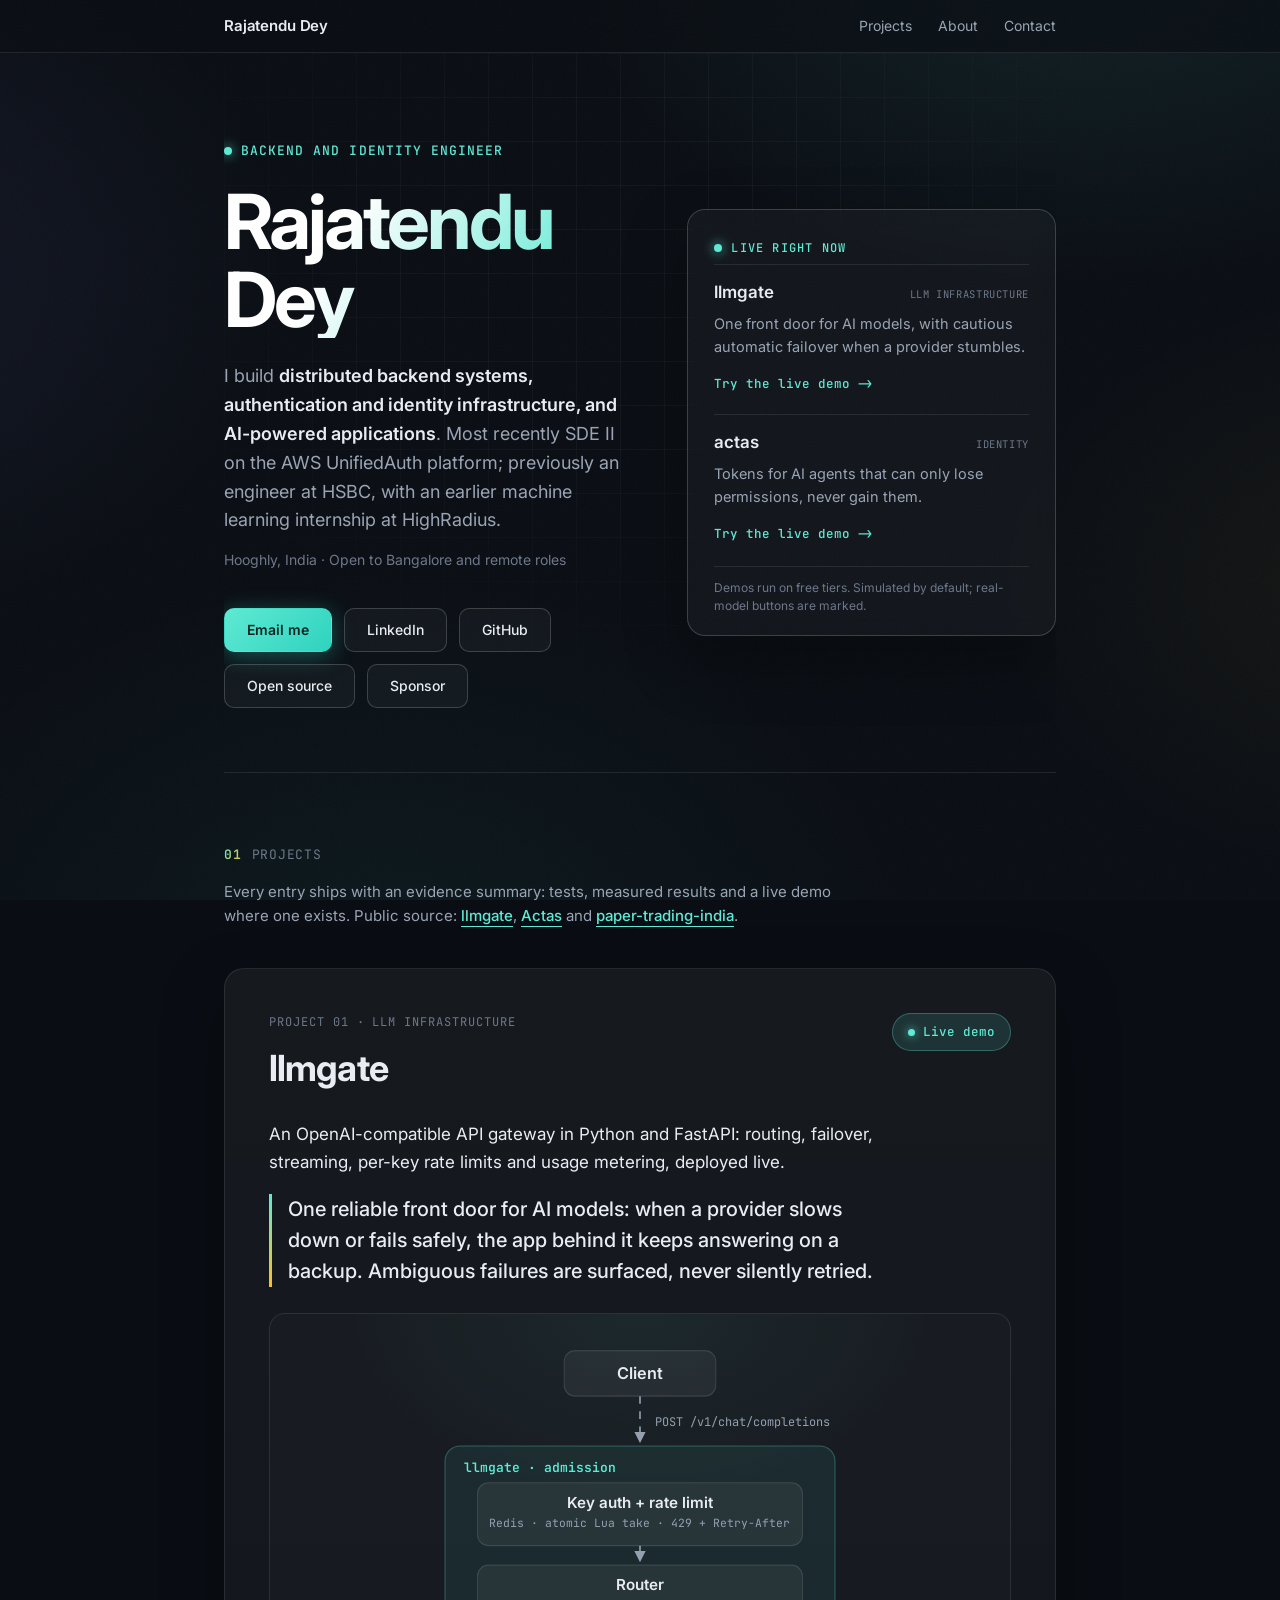
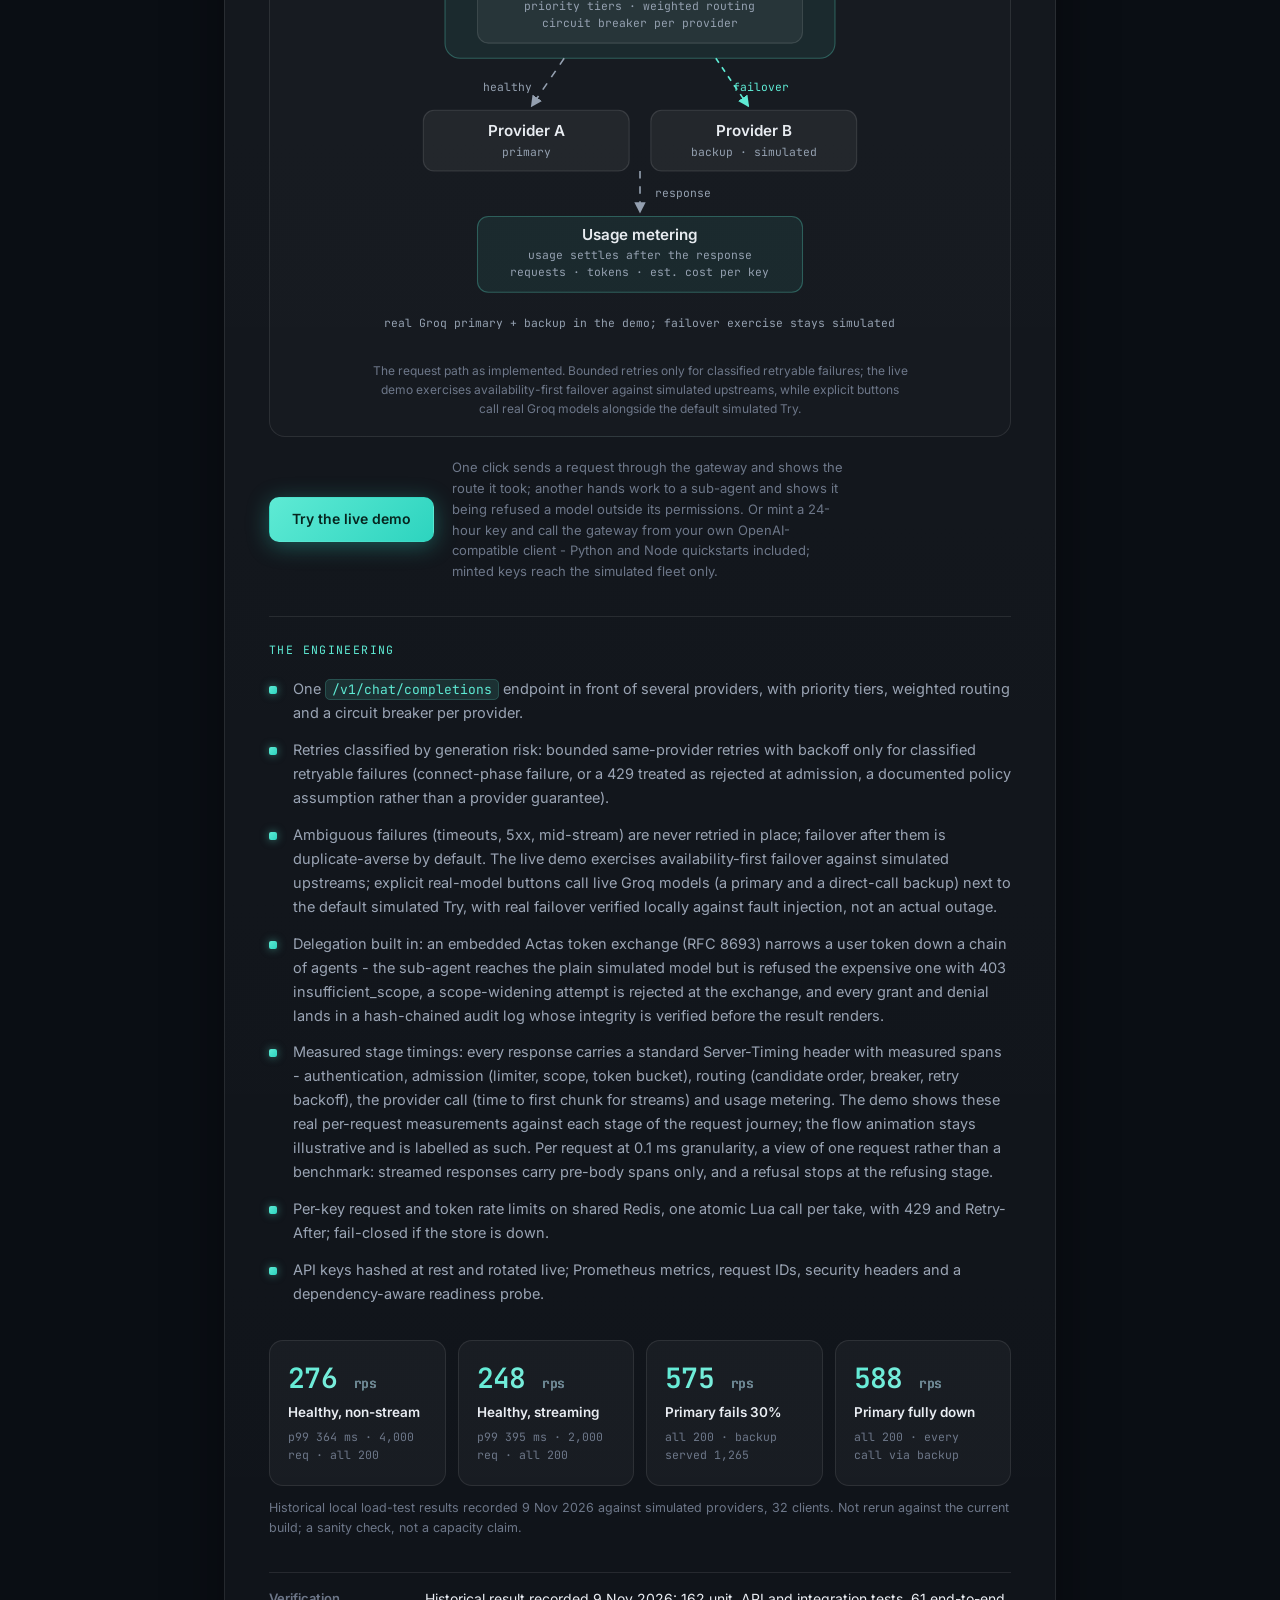
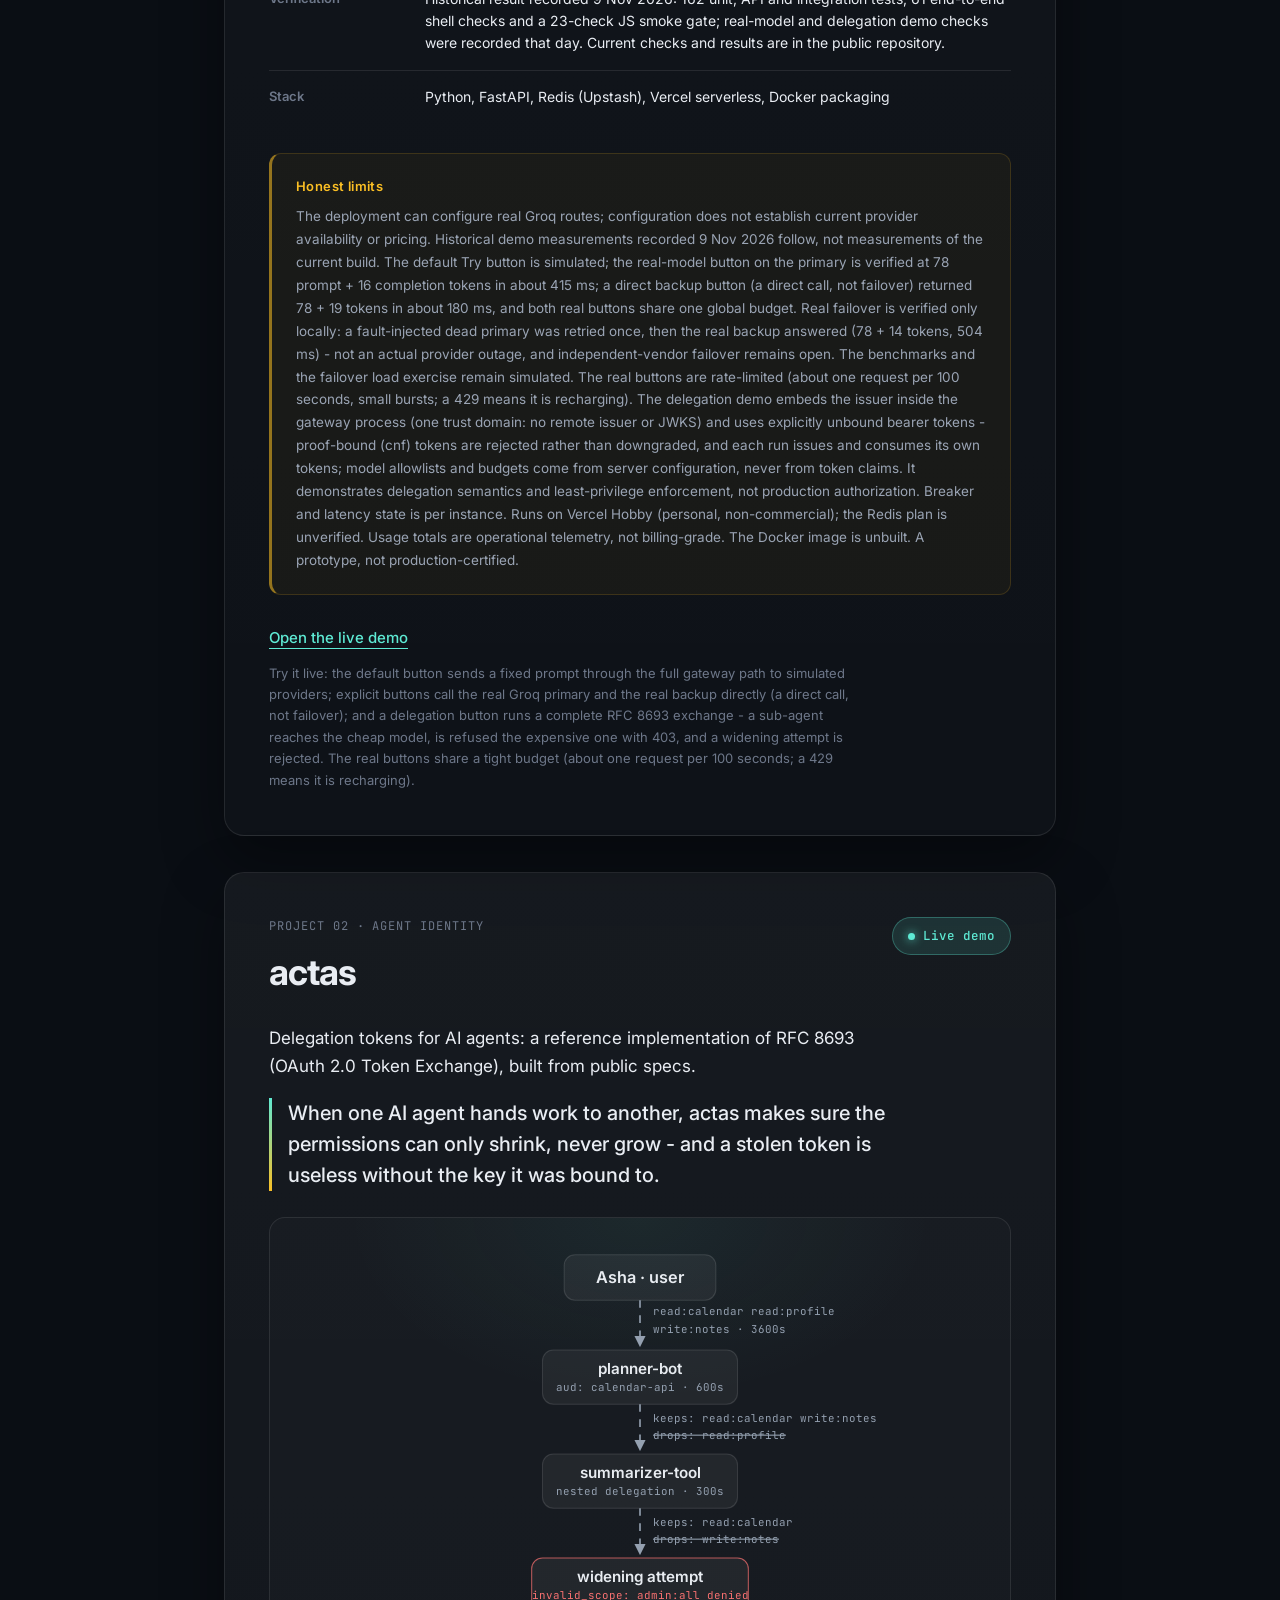
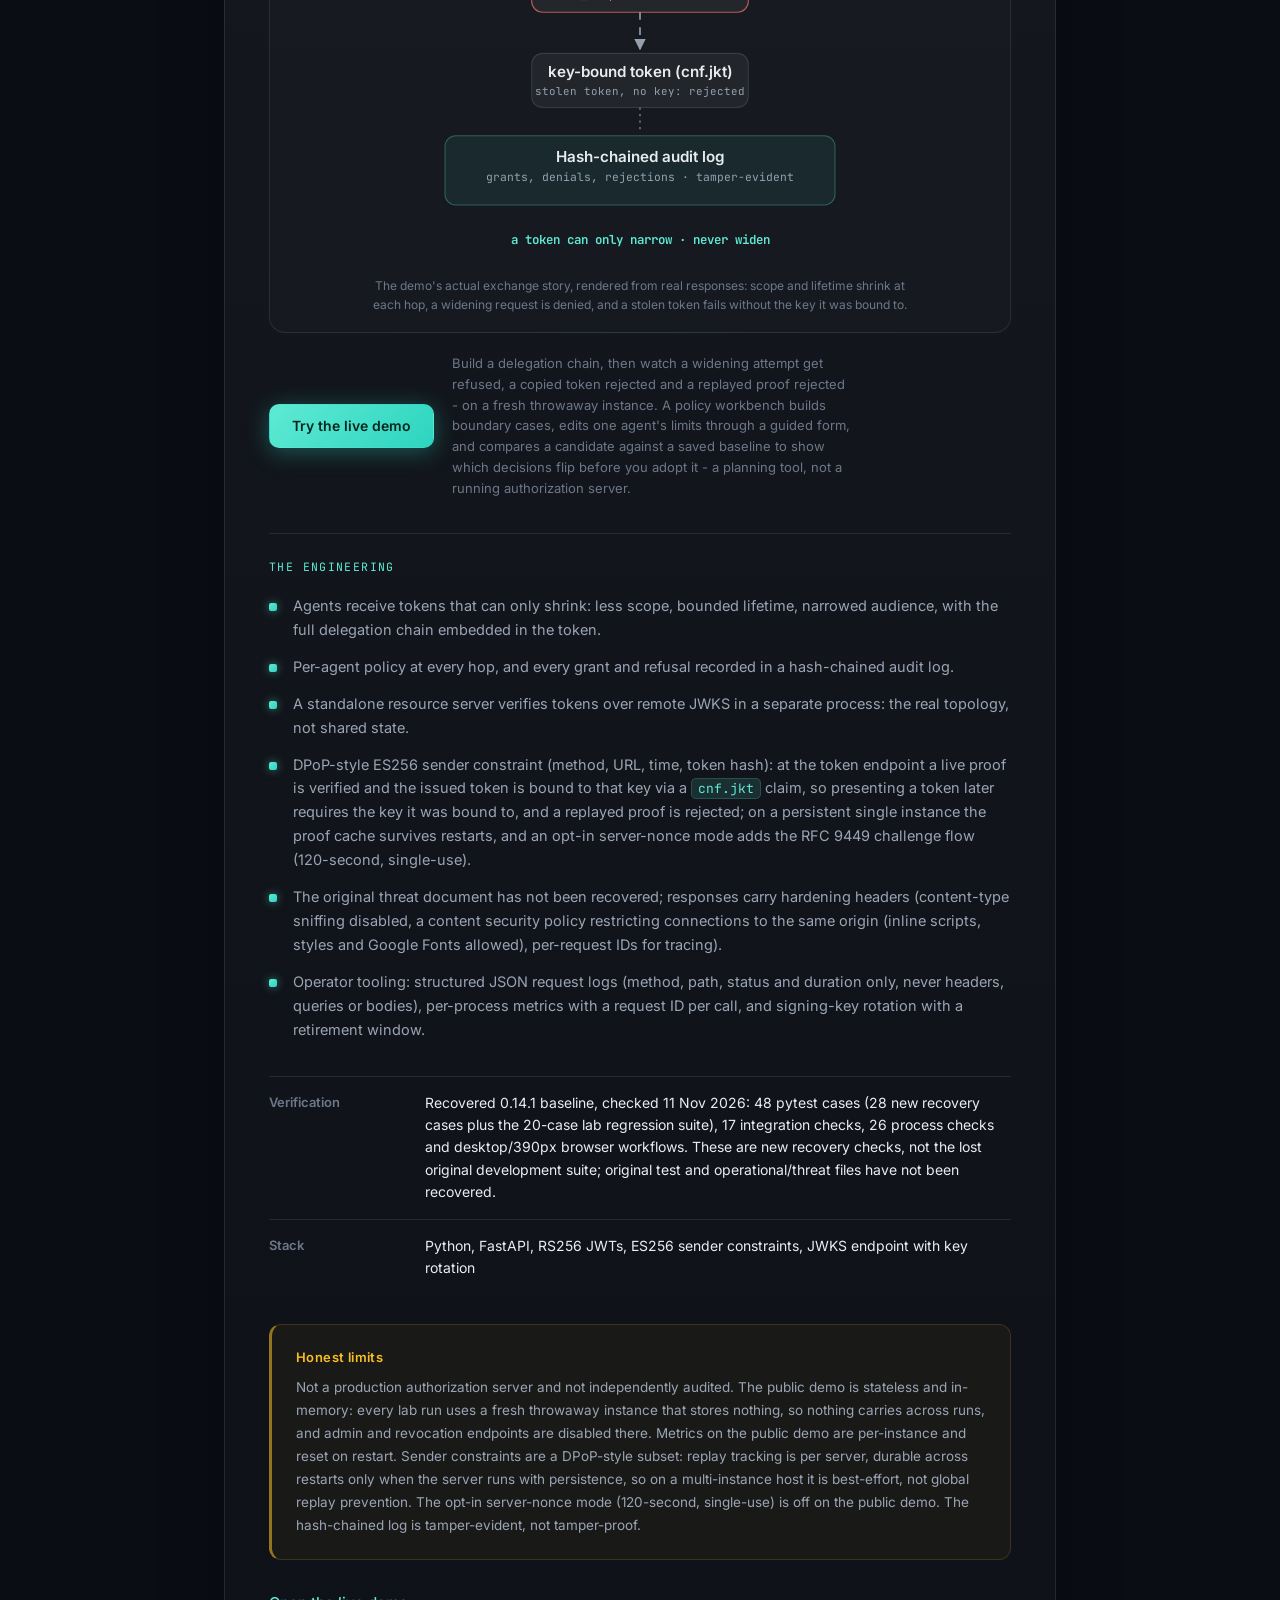
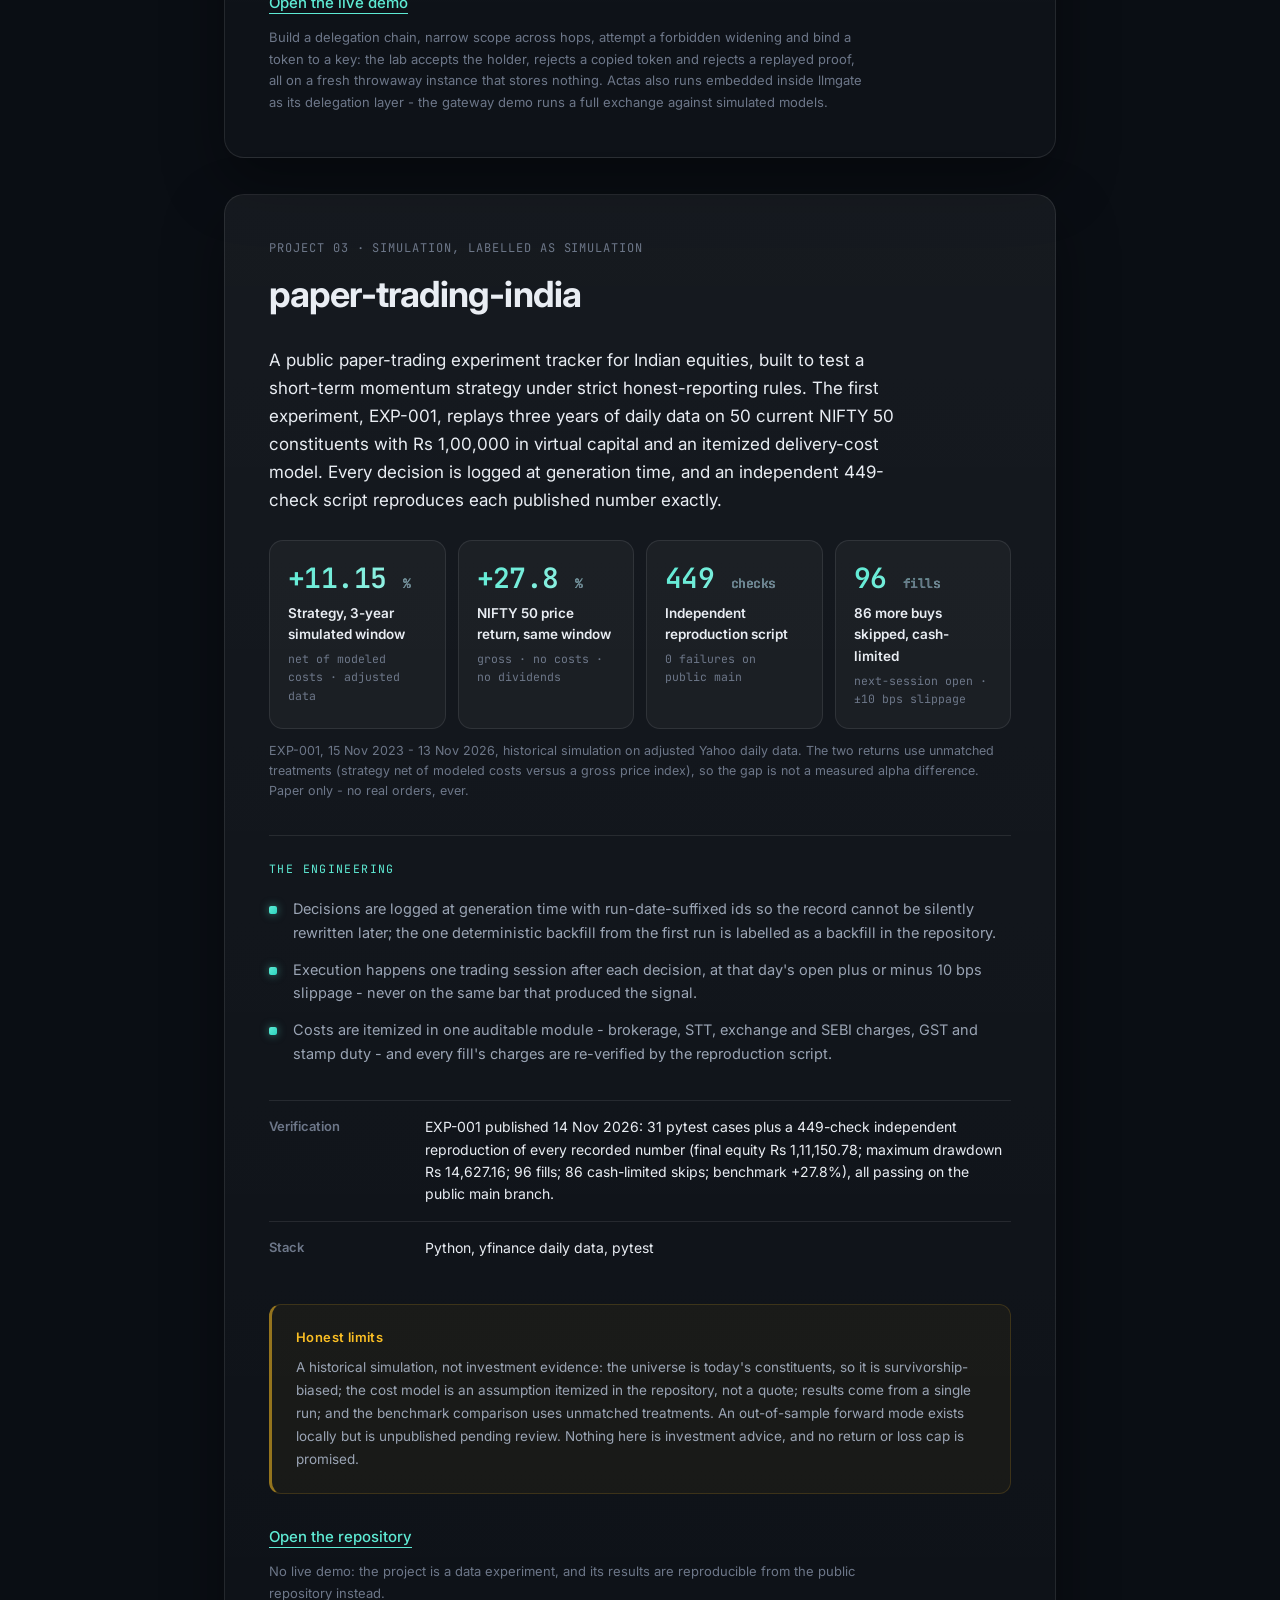
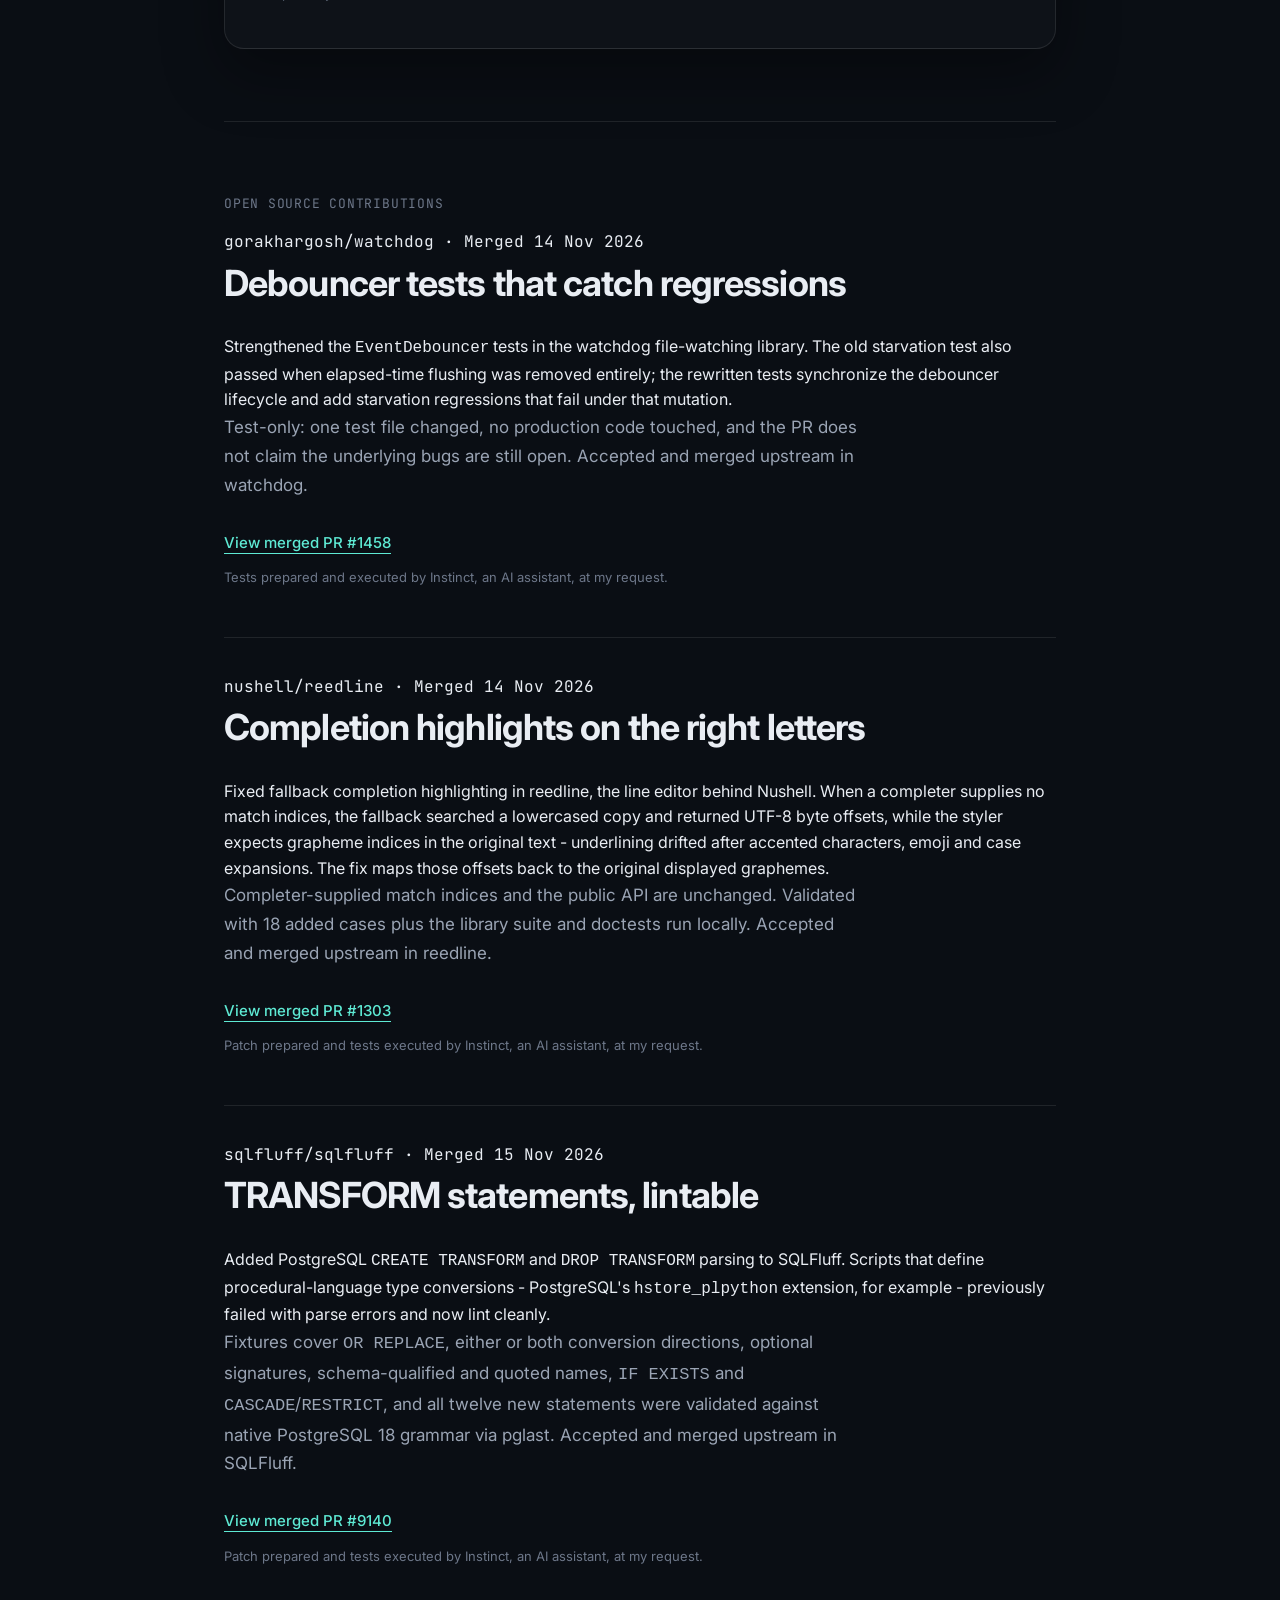
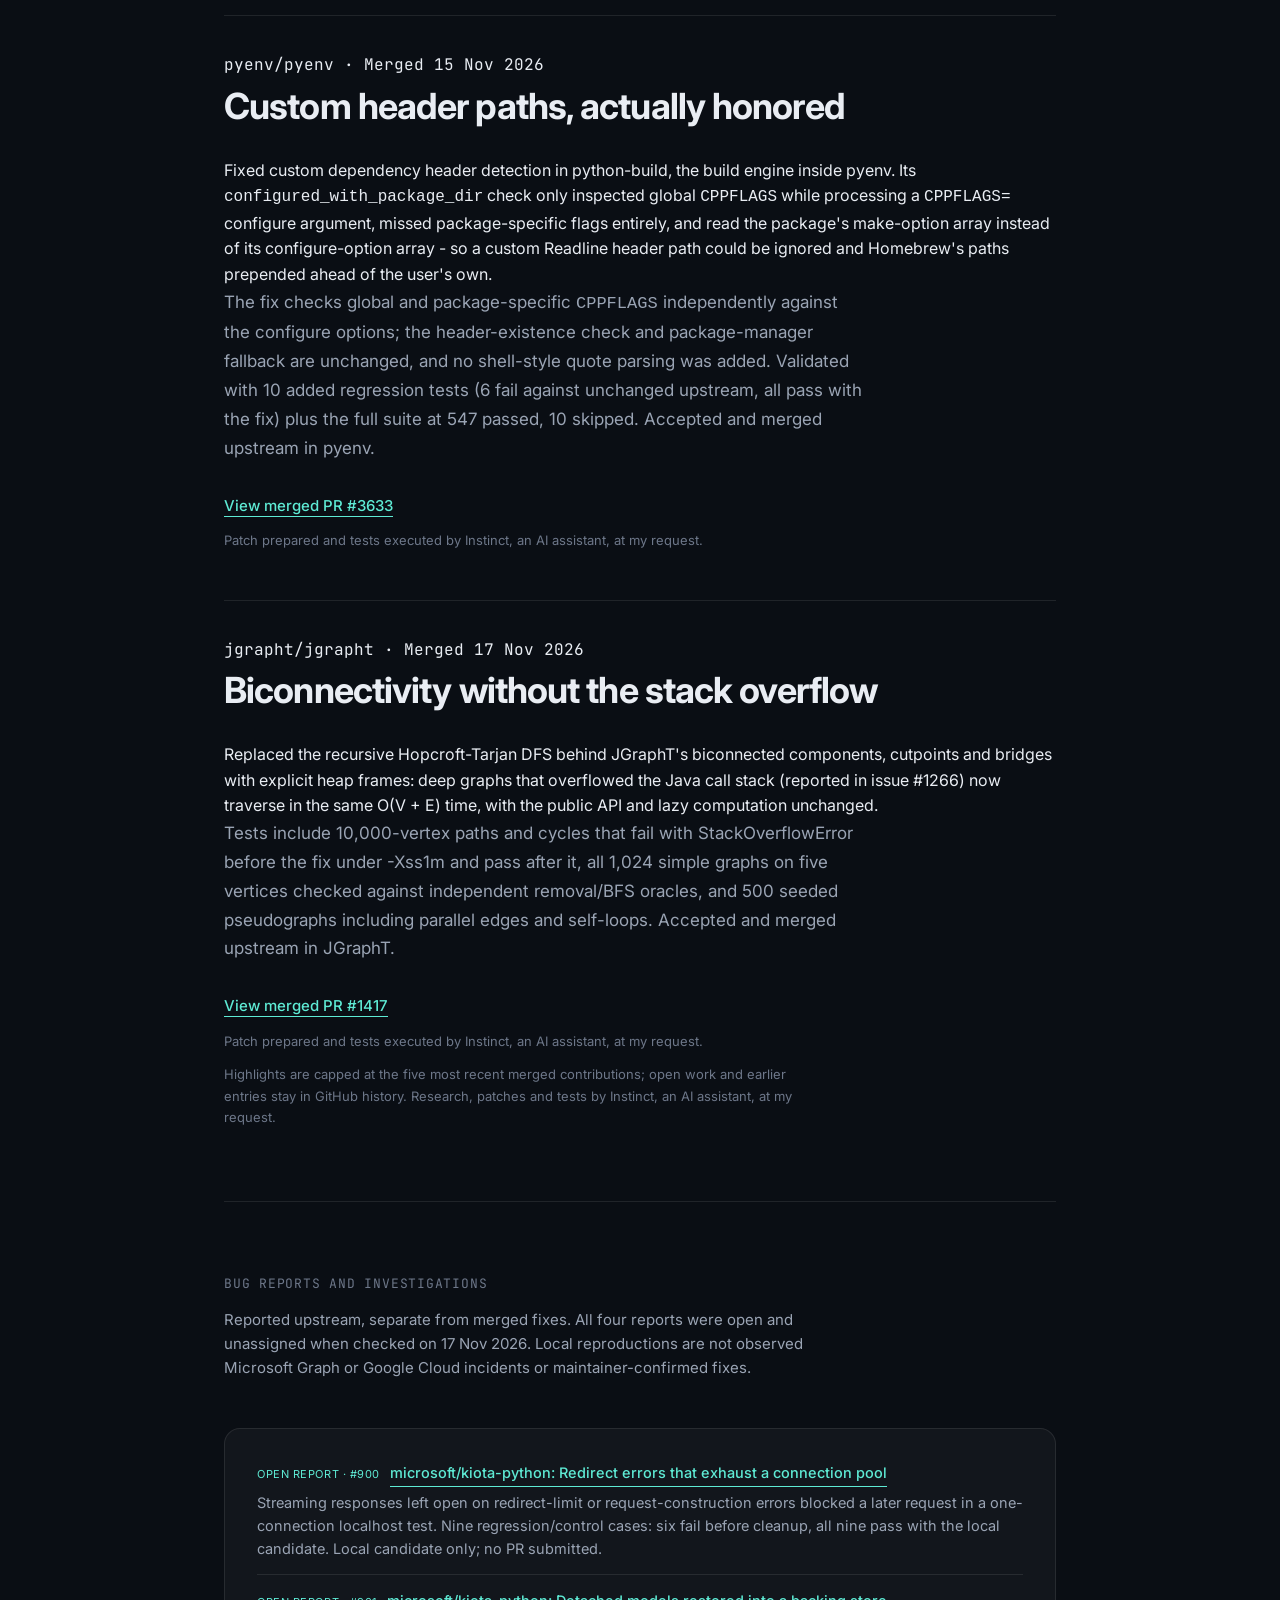
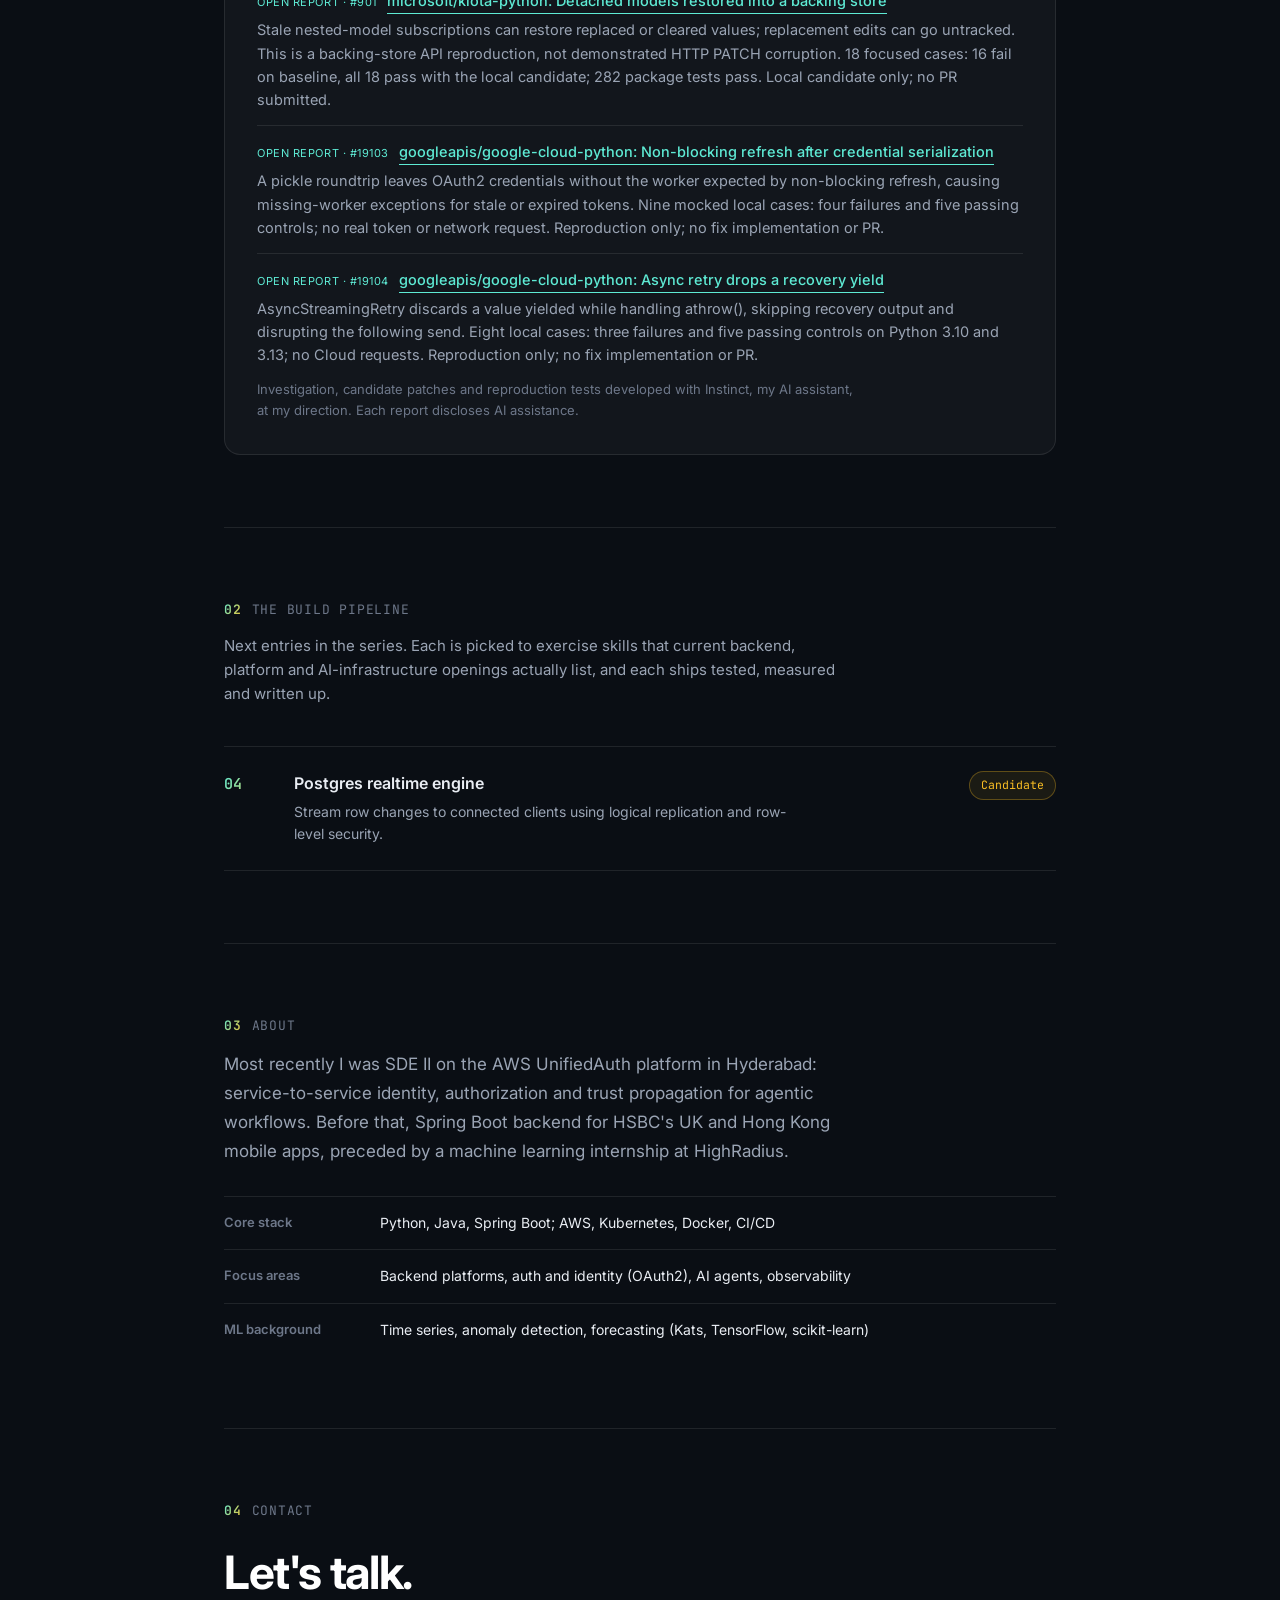
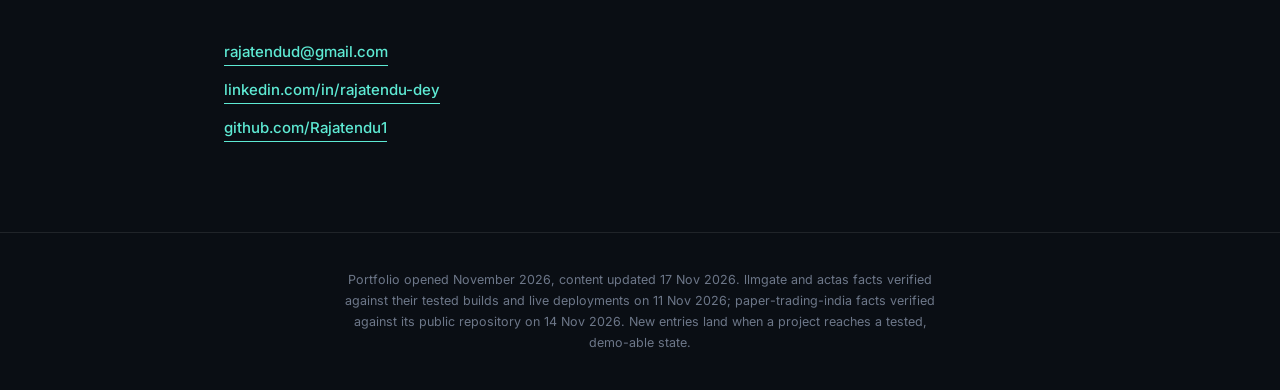
<file: index.html>
<!DOCTYPE html>
<html lang="en">
<head>
<meta charset="UTF-8">
<meta name="viewport" content="width=device-width, initial-scale=1.0">
<title>Rajatendu Dey - Backend and Identity Engineer</title>
<meta name="description" content="Backend and identity engineer, formerly at AWS and HSBC, with an earlier machine learning internship at HighRadius. A growing series of tested, measured projects, starting with a live LLM gateway.">
<meta property="og:title" content="Rajatendu Dey - Backend and Identity Engineer">
<meta property="og:description" content="Tested, measured projects with live demos: an LLM gateway that keeps apps answering when providers fail, and delegation tokens that narrow what AI agents may do.">
<meta property="og:type" content="website">
<meta property="og:url" content="https://rajatendu-dey.vercel.app/">
<meta property="og:image" content="https://rajatendu-dey.vercel.app/og.png">
<link rel="icon" href="favicon.svg" type="image/svg+xml">
<link rel="preconnect" href="https://fonts.googleapis.com">
<link rel="preconnect" href="https://fonts.gstatic.com" crossorigin>
<link href="https://fonts.googleapis.com/css2?family=Inter:wght@400;500;600;700&family=JetBrains+Mono:wght@400;500;600&display=swap" rel="stylesheet">
<link rel="stylesheet" href="style.css">
</head>
<body>

<nav class="nav">
  <div class="nav-inner">
    <a class="nav-name" href="#top">Rajatendu Dey</a>
    <div class="nav-links">
      <a href="#projects">Projects</a>
      <a href="#about">About</a>
      <a href="#contact">Contact</a>
    </div>
  </div>
</nav>

<main id="top">

  <header class="hero reveal">
    <div class="hero-grid">
      <div class="hero-id">
        <p class="hero-eyebrow mono"><span class="live-dot"></span>Backend and identity engineer</p>
        <h1>Rajatendu Dey</h1>
        <p class="hero-summary">I build <strong>distributed backend systems, authentication and identity infrastructure, and AI-powered applications</strong>. Most recently SDE II on the AWS UnifiedAuth platform; previously an engineer at HSBC, with an earlier machine learning internship at HighRadius.</p>
        <p class="hero-meta">Hooghly, India · Open to Bangalore and remote roles</p>
        <div class="hero-links">
          <a class="button button-primary" href="mailto:rajatendud@gmail.com">Email me</a>
          <a class="button" href="https://linkedin.com/in/rajatendu-dey" target="_blank" rel="noopener">LinkedIn</a>
          <a class="button" href="https://github.com/Rajatendu1" target="_blank" rel="noopener">GitHub</a>
          <a class="button" href="#open-source">Open source</a>
          <a class="button" href="https://github.com/sponsors/Rajatendu1" target="_blank" rel="noopener">Sponsor</a>
        </div>
      </div>
      <aside class="hero-panel" aria-label="Live projects">
        <p class="hero-panel-label mono"><span class="live-dot"></span>Live right now</p>
        <div class="hero-project">
          <div class="hero-project-head">
            <span class="hero-project-name">llmgate</span>
            <span class="hero-project-tag mono">LLM infrastructure</span>
          </div>
          <p class="hero-project-line">One front door for AI models, with cautious automatic failover when a provider stumbles.</p>
          <a class="hero-try mono" href="https://llmgate-demo.vercel.app" target="_blank" rel="noopener">Try the live demo<span class="hero-try-arrow">-&gt;</span></a>
        </div>
        <div class="hero-project">
          <div class="hero-project-head">
            <span class="hero-project-name">actas</span>
            <span class="hero-project-tag mono">Identity</span>
          </div>
          <p class="hero-project-line">Tokens for AI agents that can only lose permissions, never gain them.</p>
          <a class="hero-try mono" href="https://actas-rajatendu.vercel.app" target="_blank" rel="noopener">Try the live demo<span class="hero-try-arrow">-&gt;</span></a>
        </div>
        <p class="hero-panel-note">Demos run on free tiers. Simulated by default; real-model buttons are marked.</p>
      </aside>
    </div>
  </header>

  <section id="projects" class="section reveal">
    <p class="section-label mono"><span class="section-number">01</span> Projects</p>
    <p class="section-intro">Every entry ships with an evidence summary: tests, measured results and a live demo where one exists. Public source: <a class="text-link" href="https://github.com/Rajatendu1/llmgate">llmgate</a>, <a class="text-link" href="https://github.com/Rajatendu1/actas">Actas</a> and <a class="text-link" href="https://github.com/Rajatendu1/paper-trading-india">paper-trading-india</a>.</p>

    <article class="project-card reveal">
      <div class="project-head">
        <div>
          <p class="project-eyebrow mono">Project 01 · LLM infrastructure</p>
          <h2>llmgate</h2>
        </div>
        <a class="pill mono" href="https://llmgate-demo.vercel.app" target="_blank" rel="noopener"><span class="pill-dot"></span>Live demo</a>
      </div>

      <p class="project-lede">An OpenAI-compatible API gateway in Python and FastAPI: routing, failover, streaming, per-key rate limits and usage metering, deployed live.</p>

      <p class="hook">One reliable front door for AI models: when a provider slows down or fails safely, the app behind it keeps answering on a backup. Ambiguous failures are surfaced, never silently retried.</p>

      <figure class="diagram">
        <svg viewBox="0 0 480 560" role="img" aria-label="How a request flows through llmgate: key auth and rate limit, then routing with circuit breakers, to the primary provider or the backup on failover; usage is metered after the response">
          <defs>
            <marker id="arr" viewBox="0 0 8 8" refX="7" refY="4" markerWidth="7" markerHeight="7" orient="auto-start-reverse"><path d="M0,0 L8,4 L0,8 z" fill="#94a0b0"/></marker>
            <marker id="arrA" viewBox="0 0 8 8" refX="7" refY="4" markerWidth="7" markerHeight="7" orient="auto-start-reverse"><path d="M0,0 L8,4 L0,8 z" fill="#5eead4"/></marker>
          </defs>
          <rect x="170" y="8" width="140" height="42" rx="10" fill="rgba(255,255,255,0.05)" stroke="rgba(255,255,255,0.12)"/>
          <text x="240" y="34" text-anchor="middle" font-family="Inter,sans-serif" font-size="15" font-weight="600" fill="#e8ecf1">Client</text>
          <line class="flow " x1="240" y1="50" x2="240" y2="92" stroke="#94a0b0" stroke-width="1.5" marker-end="url(#arr)"/>
          <text x="254" y="78" font-family="'JetBrains Mono',monospace" font-size="11" fill="#94a0b0">POST /v1/chat/completions</text>
          <rect x="60" y="96" width="360" height="196" rx="14" fill="rgba(94,234,212,0.07)" stroke="rgba(94,234,212,0.3)"/>
          <text x="78" y="120" font-family="'JetBrains Mono',monospace" font-size="12" font-weight="600" fill="#5eead4">llmgate · admission</text>
          <rect x="90" y="130" width="300" height="58" rx="10" fill="rgba(255,255,255,0.05)" stroke="rgba(255,255,255,0.12)"/>
          <text x="240" y="153" text-anchor="middle" font-family="Inter,sans-serif" font-size="14" font-weight="600" fill="#e8ecf1">Key auth + rate limit</text>
          <text x="240" y="171" text-anchor="middle" font-family="'JetBrains Mono',monospace" font-size="10.5" fill="#94a0b0">Redis · atomic Lua take · 429 + Retry-After</text>
          <line class="flow " x1="240" y1="188" x2="240" y2="202" stroke="#94a0b0" stroke-width="1.5" marker-end="url(#arr)"/>
          <rect x="90" y="206" width="300" height="72" rx="10" fill="rgba(255,255,255,0.05)" stroke="rgba(255,255,255,0.12)"/>
          <text x="240" y="229" text-anchor="middle" font-family="Inter,sans-serif" font-size="14" font-weight="600" fill="#e8ecf1">Router</text>
          <text x="240" y="247" text-anchor="middle" font-family="'JetBrains Mono',monospace" font-size="10.5" fill="#94a0b0">priority tiers · weighted routing</text>
          <text x="240" y="263" text-anchor="middle" font-family="'JetBrains Mono',monospace" font-size="10.5" fill="#94a0b0">circuit breaker per provider</text>
          <line class="flow " x1="170" y1="292" x2="140" y2="336" stroke="#94a0b0" stroke-width="1.5" marker-end="url(#arr)"/>
          <line x1="310" y1="292" x2="340" y2="336" stroke="#5eead4" stroke-width="1.5" class="flow-slow" marker-end="url(#arrA)"/>
          <text x="118" y="322" text-anchor="middle" font-family="'JetBrains Mono',monospace" font-size="10.5" fill="#94a0b0">healthy</text>
          <text x="352" y="322" text-anchor="middle" font-family="'JetBrains Mono',monospace" font-size="10.5" fill="#5eead4">failover</text>
          <rect x="40" y="340" width="190" height="56" rx="10" fill="rgba(255,255,255,0.05)" stroke="rgba(255,255,255,0.12)"/>
          <text x="135" y="364" text-anchor="middle" font-family="Inter,sans-serif" font-size="14" font-weight="600" fill="#e8ecf1">Provider A</text>
          <text x="135" y="382" text-anchor="middle" font-family="'JetBrains Mono',monospace" font-size="10.5" fill="#94a0b0">primary</text>
          <rect x="250" y="340" width="190" height="56" rx="10" fill="rgba(255,255,255,0.05)" stroke="rgba(255,255,255,0.12)"/>
          <text x="345" y="364" text-anchor="middle" font-family="Inter,sans-serif" font-size="14" font-weight="600" fill="#e8ecf1">Provider B</text>
          <text x="345" y="382" text-anchor="middle" font-family="'JetBrains Mono',monospace" font-size="10.5" fill="#94a0b0">backup · simulated</text>
          <line class="flow " x1="240" y1="396" x2="240" y2="434" stroke="#94a0b0" stroke-width="1.5" marker-end="url(#arr)"/>
          <text x="254" y="420" font-family="'JetBrains Mono',monospace" font-size="10.5" fill="#94a0b0">response</text>
          <rect x="90" y="438" width="300" height="70" rx="10" fill="rgba(94,234,212,0.07)" stroke="rgba(94,234,212,0.3)"/>
          <text x="240" y="460" text-anchor="middle" font-family="Inter,sans-serif" font-size="14" font-weight="600" fill="#e8ecf1">Usage metering</text>
          <text x="240" y="477" text-anchor="middle" font-family="'JetBrains Mono',monospace" font-size="10.5" fill="#94a0b0">usage settles after the response</text>
          <text x="240" y="493" text-anchor="middle" font-family="'JetBrains Mono',monospace" font-size="10.5" fill="#94a0b0">requests · tokens · est. cost per key</text>
          <text x="240" y="540" text-anchor="middle" font-family="'JetBrains Mono',monospace" font-size="10.5" fill="#94a0b0">real Groq primary + backup in the demo; failover exercise stays simulated</text>
        </svg>
        <div class="diagram-steps" aria-hidden="true">
          <div class="dstep"><p class="dstep-title">Client</p><p class="dstep-sub mono">POST /v1/chat/completions</p></div>
          <div class="darrow">&darr;</div>
          <div class="dstep tint"><p class="dstep-tag mono">llmgate &middot; admission</p><p class="dstep-title">Key auth + rate limit</p><p class="dstep-sub mono">Redis &middot; atomic Lua take &middot; 429 + Retry-After</p></div>
          <div class="darrow">&darr;</div>
          <div class="dstep tint"><p class="dstep-title">Router</p><p class="dstep-sub mono">priority tiers &middot; weighted routing &middot; circuit breaker per provider</p></div>
          <div class="darrow">&darr; healthy</div>
          <div class="dstep"><p class="dstep-title">Provider A &middot; primary</p></div>
          <div class="darrow">&darr; on failure: failover</div>
          <div class="dstep"><p class="dstep-title">Provider B &middot; backup (simulated)</p></div>
          <div class="darrow">&darr; response</div>
          <div class="dstep tint"><p class="dstep-tag mono">llmgate &middot; settlement</p><p class="dstep-title">Usage metering</p><p class="dstep-sub mono">requests &middot; tokens &middot; est. cost per key</p></div>
          <p class="dnote mono">real Groq primary + backup in the demo &middot; failover exercise stays simulated</p>
        </div>
        <figcaption>The request path as implemented. Bounded retries only for classified retryable failures; the live demo exercises availability-first failover against simulated upstreams, while explicit buttons call real Groq models alongside the default simulated Try.</figcaption>
      </figure>

      <div class="try-row">
        <a class="button button-primary" href="https://llmgate-demo.vercel.app" target="_blank" rel="noopener">Try the live demo</a>
        <p class="try-note">One click sends a request through the gateway and shows the route it took; another hands work to a sub-agent and shows it being refused a model outside its permissions. Or mint a 24-hour key and call the gateway from your own OpenAI-compatible client - Python and Node quickstarts included; minted keys reach the simulated fleet only.</p>
      </div>

      <p class="detail-label mono">The engineering</p>


      <ul class="feature-list">
        <li>One <code>/v1/chat/completions</code> endpoint in front of several providers, with priority tiers, weighted routing and a circuit breaker per provider.</li>
        <li>Retries classified by generation risk: bounded same-provider retries with backoff only for classified retryable failures (connect-phase failure, or a 429 treated as rejected at admission, a documented policy assumption rather than a provider guarantee).</li>
        <li>Ambiguous failures (timeouts, 5xx, mid-stream) are never retried in place; failover after them is duplicate-averse by default. The live demo exercises availability-first failover against simulated upstreams; explicit real-model buttons call live Groq models (a primary and a direct-call backup) next to the default simulated Try, with real failover verified locally against fault injection, not an actual outage.</li>
        <li>Delegation built in: an embedded Actas token exchange (RFC 8693) narrows a user token down a chain of agents - the sub-agent reaches the plain simulated model but is refused the expensive one with 403 insufficient_scope, a scope-widening attempt is rejected at the exchange, and every grant and denial lands in a hash-chained audit log whose integrity is verified before the result renders.</li>
        <li>Measured stage timings: every response carries a standard Server-Timing header with measured spans - authentication, admission (limiter, scope, token bucket), routing (candidate order, breaker, retry backoff), the provider call (time to first chunk for streams) and usage metering. The demo shows these real per-request measurements against each stage of the request journey; the flow animation stays illustrative and is labelled as such. Per request at 0.1 ms granularity, a view of one request rather than a benchmark: streamed responses carry pre-body spans only, and a refusal stops at the refusing stage.</li>
        <li>Per-key request and token rate limits on shared Redis, one atomic Lua call per take, with 429 and Retry-After; fail-closed if the store is down.</li>
        <li>API keys hashed at rest and rotated live; Prometheus metrics, request IDs, security headers and a dependency-aware readiness probe.</li>
      </ul>


      <div class="metrics">
        <div class="metric">
          <p class="metric-value mono">276 <span>rps</span></p>
          <p class="metric-label">Healthy, non-stream</p>
          <p class="metric-sub mono">p99 364 ms · 4,000 req · all 200</p>
        </div>
        <div class="metric">
          <p class="metric-value mono">248 <span>rps</span></p>
          <p class="metric-label">Healthy, streaming</p>
          <p class="metric-sub mono">p99 395 ms · 2,000 req · all 200</p>
        </div>
        <div class="metric">
          <p class="metric-value mono">575 <span>rps</span></p>
          <p class="metric-label">Primary fails 30%</p>
          <p class="metric-sub mono">all 200 · backup served 1,265</p>
        </div>
        <div class="metric">
          <p class="metric-value mono">588 <span>rps</span></p>
          <p class="metric-label">Primary fully down</p>
          <p class="metric-sub mono">all 200 · every call via backup</p>
        </div>
      </div>
      <p class="metrics-note">Historical local load-test results recorded 9 Nov 2026 against simulated providers, 32 clients. Not rerun against the current build; a sanity check, not a capacity claim.</p>

      <dl class="facts">
        <div><dt>Verification</dt><dd>Historical result recorded 9 Nov 2026: 162 unit, API and integration tests, 61 end-to-end shell checks and a 23-check JS smoke gate; real-model and delegation demo checks were recorded that day. Current checks and results are in the public repository.</dd></div>
        <div><dt>Stack</dt><dd>Python, FastAPI, Redis (Upstash), Vercel serverless, Docker packaging</dd></div>
      </dl>

      <div class="limits">
        <p class="limits-title">Honest limits</p>
        <p>The deployment can configure real Groq routes; configuration does not establish current provider availability or pricing. Historical demo measurements recorded 9 Nov 2026 follow, not measurements of the current build. The default Try button is simulated; the real-model button on the primary is verified at 78 prompt + 16 completion tokens in about 415 ms; a direct backup button (a direct call, not failover) returned 78 + 19 tokens in about 180 ms, and both real buttons share one global budget. Real failover is verified only locally: a fault-injected dead primary was retried once, then the real backup answered (78 + 14 tokens, 504 ms) - not an actual provider outage, and independent-vendor failover remains open. The benchmarks and the failover load exercise remain simulated. The real buttons are rate-limited (about one request per 100 seconds, small bursts; a 429 means it is recharging). The delegation demo embeds the issuer inside the gateway process (one trust domain: no remote issuer or JWKS) and uses explicitly unbound bearer tokens - proof-bound (cnf) tokens are rejected rather than downgraded, and each run issues and consumes its own tokens; model allowlists and budgets come from server configuration, never from token claims. It demonstrates delegation semantics and least-privilege enforcement, not production authorization. Breaker and latency state is per instance. Runs on Vercel Hobby (personal, non-commercial); the Redis plan is unverified. Usage totals are operational telemetry, not billing-grade. The Docker image is unbuilt. A prototype, not production-certified.</p>
      </div>

      <div class="project-links">
        <a class="text-link" href="https://llmgate-demo.vercel.app" target="_blank" rel="noopener">Open the live demo</a>
        <p class="project-links-note">Try it live: the default button sends a fixed prompt through the full gateway path to simulated providers; explicit buttons call the real Groq primary and the real backup directly (a direct call, not failover); and a delegation button runs a complete RFC 8693 exchange - a sub-agent reaches the cheap model, is refused the expensive one with 403, and a widening attempt is rejected. The real buttons share a tight budget (about one request per 100 seconds; a 429 means it is recharging).</p>
      </div>
    </article>

    <article class="project-card reveal">
      <div class="project-head">
        <div>
          <p class="project-eyebrow mono">Project 02 · Agent identity</p>
          <h2>actas</h2>
        </div>
        <a class="pill mono" href="https://actas-rajatendu.vercel.app" target="_blank" rel="noopener"><span class="pill-dot"></span>Live demo</a>
      </div>

      <p class="project-lede">Delegation tokens for AI agents: a reference implementation of RFC 8693 (OAuth 2.0 Token Exchange), built from public specs.</p>

      <p class="hook">When one AI agent hands work to another, actas makes sure the permissions can only shrink, never grow - and a stolen token is useless without the key it was bound to.</p>

      <figure class="diagram">
        <svg viewBox="0 0 480 570" role="img" aria-label="Actas delegation story: broad user grant narrows at each hop, a widening attempt is denied, a stolen token without its key is rejected, and every outcome reaches the audit log">
          <defs>
            <marker id="arr2" viewBox="0 0 8 8" refX="7" refY="4" markerWidth="7" markerHeight="7" orient="auto-start-reverse"><path d="M0,0 L8,4 L0,8 z" fill="#94a0b0"/></marker>
          </defs>
          <rect x="170" y="8" width="140" height="42" rx="10" fill="rgba(255,255,255,0.05)" stroke="rgba(255,255,255,0.12)"/>
          <text x="240" y="34" text-anchor="middle" font-family="Inter,sans-serif" font-size="15" font-weight="600" fill="#e8ecf1">Asha · user</text>
          <line class="flow " x1="240" y1="50" x2="240" y2="92" stroke="#94a0b0" stroke-width="1.5" marker-end="url(#arr2)"/>
          <text x="252" y="64" font-family="'JetBrains Mono',monospace" font-size="10" fill="#94a0b0">read:calendar read:profile</text>
          <text x="252" y="80" font-family="'JetBrains Mono',monospace" font-size="10" fill="#94a0b0">write:notes · 3600s</text>
          <rect x="150" y="96" width="180" height="50" rx="10" fill="rgba(255,255,255,0.05)" stroke="rgba(255,255,255,0.12)"/>
          <text x="240" y="118" text-anchor="middle" font-family="Inter,sans-serif" font-size="14" font-weight="600" fill="#e8ecf1">planner-bot</text>
          <text x="240" y="134" text-anchor="middle" font-family="'JetBrains Mono',monospace" font-size="10" fill="#94a0b0">aud: calendar-api · 600s</text>
          <line class="flow " x1="240" y1="146" x2="240" y2="188" stroke="#94a0b0" stroke-width="1.5" marker-end="url(#arr2)"/>
          <text x="252" y="162" font-family="'JetBrains Mono',monospace" font-size="10" fill="#94a0b0">keeps: read:calendar write:notes</text>
          <text x="252" y="178" font-family="'JetBrains Mono',monospace" font-size="10" fill="#94a0b0" text-decoration="line-through">drops: read:profile</text>
          <rect x="150" y="192" width="180" height="50" rx="10" fill="rgba(255,255,255,0.05)" stroke="rgba(255,255,255,0.12)"/>
          <text x="240" y="214" text-anchor="middle" font-family="Inter,sans-serif" font-size="14" font-weight="600" fill="#e8ecf1">summarizer-tool</text>
          <text x="240" y="230" text-anchor="middle" font-family="'JetBrains Mono',monospace" font-size="10" fill="#94a0b0">nested delegation · 300s</text>
          <line class="flow " x1="240" y1="242" x2="240" y2="284" stroke="#94a0b0" stroke-width="1.5" marker-end="url(#arr2)"/>
          <text x="252" y="258" font-family="'JetBrains Mono',monospace" font-size="10" fill="#94a0b0">keeps: read:calendar</text>
          <text x="252" y="274" font-family="'JetBrains Mono',monospace" font-size="10" fill="#94a0b0" text-decoration="line-through">drops: write:notes</text>
          <rect x="140" y="288" width="200" height="50" rx="10" fill="rgba(255,255,255,0.05)" stroke="#f87171" stroke-opacity="0.7"/>
          <text x="240" y="310" text-anchor="middle" font-family="Inter,sans-serif" font-size="14" font-weight="600" fill="#e8ecf1">widening attempt</text>
          <text x="240" y="326" text-anchor="middle" font-family="'JetBrains Mono',monospace" font-size="10" fill="#f87171">invalid_scope: admin:all denied</text>
          <line class="flow " x1="240" y1="338" x2="240" y2="372" stroke="#94a0b0" stroke-width="1.5" marker-end="url(#arr2)"/>
          <rect x="140" y="376" width="200" height="50" rx="10" fill="rgba(255,255,255,0.05)" stroke="rgba(255,255,255,0.12)"/>
          <text x="240" y="398" text-anchor="middle" font-family="Inter,sans-serif" font-size="14" font-weight="600" fill="#e8ecf1">key-bound token (cnf.jkt)</text>
          <text x="240" y="414" text-anchor="middle" font-family="'JetBrains Mono',monospace" font-size="10" fill="#94a0b0">stolen token, no key: rejected</text>
          <line x1="240" y1="426" x2="240" y2="448" stroke="#94a0b0" stroke-width="1" stroke-dasharray="2 4"/>
          <rect x="60" y="452" width="360" height="64" rx="10" fill="rgba(94,234,212,0.07)" stroke="rgba(94,234,212,0.3)"/>
          <text x="240" y="476" text-anchor="middle" font-family="Inter,sans-serif" font-size="14" font-weight="600" fill="#e8ecf1">Hash-chained audit log</text>
          <text x="240" y="494" text-anchor="middle" font-family="'JetBrains Mono',monospace" font-size="10.5" fill="#94a0b0">grants, denials, rejections · tamper-evident</text>
          <text x="240" y="552" text-anchor="middle" font-family="'JetBrains Mono',monospace" font-size="11.5" font-weight="600" fill="#5eead4">a token can only narrow · never widen</text>
        </svg>
        <div class="diagram-steps" aria-hidden="true">
          <div class="dstep"><p class="dstep-title">Asha &middot; user</p><p class="dstep-sub mono">read:calendar read:profile write:notes &middot; 3600s</p></div>
          <div class="darrow">&darr; keeps read:calendar write:notes &middot; drops read:profile</div>
          <div class="dstep"><p class="dstep-title">planner-bot</p><p class="dstep-sub mono">aud: calendar-api &middot; 600s</p></div>
          <div class="darrow">&darr; keeps read:calendar &middot; drops write:notes</div>
          <div class="dstep"><p class="dstep-title">summarizer-tool</p><p class="dstep-sub mono">nested delegation &middot; 300s</p></div>
          <div class="darrow">&darr;</div>
          <div class="dstep deny"><p class="dstep-title">widening attempt</p><p class="dstep-sub mono">invalid_scope: admin:all denied</p></div>
          <div class="darrow">&darr;</div>
          <div class="dstep"><p class="dstep-title">key-bound token (cnf.jkt)</p><p class="dstep-sub mono">stolen token, no key: rejected</p></div>
          <div class="darrow">&darr;</div>
          <div class="dstep tint"><p class="dstep-title">Hash-chained audit log</p><p class="dstep-sub mono">grants, denials, rejections &middot; tamper-evident</p></div>
          <p class="dnote mono">a token can only narrow &middot; never widen</p>
        </div>
        <figcaption>The demo's actual exchange story, rendered from real responses: scope and lifetime shrink at each hop, a widening request is denied, and a stolen token fails without the key it was bound to.</figcaption>
      </figure>

      <div class="try-row">
        <a class="button button-primary" href="https://actas-rajatendu.vercel.app" target="_blank" rel="noopener">Try the live demo</a>
        <p class="try-note">Build a delegation chain, then watch a widening attempt get refused, a copied token rejected and a replayed proof rejected - on a fresh throwaway instance. A policy workbench builds boundary cases, edits one agent's limits through a guided form, and compares a candidate against a saved baseline to show which decisions flip before you adopt it - a planning tool, not a running authorization server.</p>
      </div>

      <p class="detail-label mono">The engineering</p>


      <ul class="feature-list">
        <li>Agents receive tokens that can only shrink: less scope, bounded lifetime, narrowed audience, with the full delegation chain embedded in the token.</li>
        <li>Per-agent policy at every hop, and every grant and refusal recorded in a hash-chained audit log.</li>
        <li>A standalone resource server verifies tokens over remote JWKS in a separate process: the real topology, not shared state.</li>
        <li>DPoP-style ES256 sender constraint (method, URL, time, token hash): at the token endpoint a live proof is verified and the issued token is bound to that key via a <code>cnf.jkt</code> claim, so presenting a token later requires the key it was bound to, and a replayed proof is rejected; on a persistent single instance the proof cache survives restarts, and an opt-in server-nonce mode adds the RFC 9449 challenge flow (120-second, single-use).</li>
        <li>The original threat document has not been recovered; responses carry hardening headers (content-type sniffing disabled, a content security policy restricting connections to the same origin (inline scripts, styles and Google Fonts allowed), per-request IDs for tracing).</li>
        <li>Operator tooling: structured JSON request logs (method, path, status and duration only, never headers, queries or bodies), per-process metrics with a request ID per call, and signing-key rotation with a retirement window.</li>
      </ul>


      <dl class="facts">
        <div><dt>Verification</dt><dd>Recovered 0.14.1 baseline, checked 11 Nov 2026: 48 pytest cases (28 new recovery cases plus the 20-case lab regression suite), 17 integration checks, 26 process checks and desktop/390px browser workflows. These are new recovery checks, not the lost original development suite; original test and operational/threat files have not been recovered.</dd></div>
        <div><dt>Stack</dt><dd>Python, FastAPI, RS256 JWTs, ES256 sender constraints, JWKS endpoint with key rotation</dd></div>
      </dl>

      <div class="limits">
        <p class="limits-title">Honest limits</p>
        <p>Not a production authorization server and not independently audited. The public demo is stateless and in-memory: every lab run uses a fresh throwaway instance that stores nothing, so nothing carries across runs, and admin and revocation endpoints are disabled there. Metrics on the public demo are per-instance and reset on restart. Sender constraints are a DPoP-style subset: replay tracking is per server, durable across restarts only when the server runs with persistence, so on a multi-instance host it is best-effort, not global replay prevention. The opt-in server-nonce mode (120-second, single-use) is off on the public demo. The hash-chained log is tamper-evident, not tamper-proof.</p>
      </div>

      <div class="project-links">
        <a class="text-link" href="https://actas-rajatendu.vercel.app" target="_blank" rel="noopener">Open the live demo</a>
        <p class="project-links-note">Build a delegation chain, narrow scope across hops, attempt a forbidden widening and bind a token to a key: the lab accepts the holder, rejects a copied token and rejects a replayed proof, all on a fresh throwaway instance that stores nothing. Actas also runs embedded inside llmgate as its delegation layer - the gateway demo runs a full exchange against simulated models.</p>
      </div>
    </article>
    <article class="project-card reveal">
      <div class="project-head">
        <div>
          <p class="project-eyebrow mono">Project 03 · Simulation, labelled as simulation</p>
          <h2>paper-trading-india</h2>
        </div>
      </div>
      <p class="project-lede">A public paper-trading experiment tracker for Indian equities, built to test a short-term momentum strategy under strict honest-reporting rules. The first experiment, EXP-001, replays three years of daily data on 50 current NIFTY 50 constituents with Rs 1,00,000 in virtual capital and an itemized delivery-cost model. Every decision is logged at generation time, and an independent 449-check script reproduces each published number exactly.</p>

      <div class="metrics">
        <div class="metric">
          <p class="metric-value mono">+11.15 <span>%</span></p>
          <p class="metric-label">Strategy, 3-year simulated window</p>
          <p class="metric-sub mono">net of modeled costs · adjusted data</p>
        </div>
        <div class="metric">
          <p class="metric-value mono">+27.8 <span>%</span></p>
          <p class="metric-label">NIFTY 50 price return, same window</p>
          <p class="metric-sub mono">gross · no costs · no dividends</p>
        </div>
        <div class="metric">
          <p class="metric-value mono">449 <span>checks</span></p>
          <p class="metric-label">Independent reproduction script</p>
          <p class="metric-sub mono">0 failures on public main</p>
        </div>
        <div class="metric">
          <p class="metric-value mono">96 <span>fills</span></p>
          <p class="metric-label">86 more buys skipped, cash-limited</p>
          <p class="metric-sub mono">next-session open · ±10 bps slippage</p>
        </div>
      </div>
      <p class="metrics-note">EXP-001, 15 Nov 2023 - 13 Nov 2026, historical simulation on adjusted Yahoo daily data. The two returns use unmatched treatments (strategy net of modeled costs versus a gross price index), so the gap is not a measured alpha difference. Paper only - no real orders, ever.</p>

      <p class="detail-label mono">The engineering</p>
      <ul class="feature-list">
        <li>Decisions are logged at generation time with run-date-suffixed ids so the record cannot be silently rewritten later; the one deterministic backfill from the first run is labelled as a backfill in the repository.</li>
        <li>Execution happens one trading session after each decision, at that day's open plus or minus 10 bps slippage - never on the same bar that produced the signal.</li>
        <li>Costs are itemized in one auditable module - brokerage, STT, exchange and SEBI charges, GST and stamp duty - and every fill's charges are re-verified by the reproduction script.</li>
      </ul>

      <dl class="facts">
        <div><dt>Verification</dt><dd>EXP-001 published 14 Nov 2026: 31 pytest cases plus a 449-check independent reproduction of every recorded number (final equity Rs 1,11,150.78; maximum drawdown Rs 14,627.16; 96 fills; 86 cash-limited skips; benchmark +27.8%), all passing on the public main branch.</dd></div>
        <div><dt>Stack</dt><dd>Python, yfinance daily data, pytest</dd></div>
      </dl>

      <div class="limits">
        <p class="limits-title">Honest limits</p>
        <p>A historical simulation, not investment evidence: the universe is today's constituents, so it is survivorship-biased; the cost model is an assumption itemized in the repository, not a quote; results come from a single run; and the benchmark comparison uses unmatched treatments. An out-of-sample forward mode exists locally but is unpublished pending review. Nothing here is investment advice, and no return or loss cap is promised.</p>
      </div>

      <div class="project-links">
        <a class="text-link" href="https://github.com/Rajatendu1/paper-trading-india" target="_blank" rel="noopener">Open the repository</a>
        <p class="project-links-note">No live demo: the project is a data experiment, and its results are reproducible from the public repository instead.</p>
      </div>
    </article>
  </section>

  <section class="section reveal" id="open-source">
    <p class="section-label mono">Open Source Contributions</p>
    <article>
      <p class="project-kicker mono">gorakhargosh/watchdog · Merged 14 Nov 2026</p>
      <div class="project-head"><h2>Debouncer tests that catch regressions</h2></div>
      <p class="project-summary">Strengthened the <code>EventDebouncer</code> tests in the watchdog file-watching library. The old starvation test also passed when elapsed-time flushing was removed entirely; the rewritten tests synchronize the debouncer lifecycle and add starvation regressions that fail under that mutation.</p>
      <p class="about-text">Test-only: one test file changed, no production code touched, and the PR does not claim the underlying bugs are still open. Accepted and merged upstream in watchdog.</p>
      <a class="text-link" href="https://github.com/gorakhargosh/watchdog/pull/1458" target="_blank" rel="noopener">View merged PR #1458</a>
      <p class="project-links-note">Tests prepared and executed by Instinct, an AI assistant, at my request.</p>
    </article>
    <article>
      <p class="project-kicker mono">nushell/reedline · Merged 14 Nov 2026</p>
      <div class="project-head"><h2>Completion highlights on the right letters</h2></div>
      <p class="project-summary">Fixed fallback completion highlighting in reedline, the line editor behind Nushell. When a completer supplies no match indices, the fallback searched a lowercased copy and returned UTF-8 byte offsets, while the styler expects grapheme indices in the original text - underlining drifted after accented characters, emoji and case expansions. The fix maps those offsets back to the original displayed graphemes.</p>
      <p class="about-text">Completer-supplied match indices and the public API are unchanged. Validated with 18 added cases plus the library suite and doctests run locally. Accepted and merged upstream in reedline.</p>
      <a class="text-link" href="https://github.com/nushell/reedline/pull/1303" target="_blank" rel="noopener">View merged PR #1303</a>
      <p class="project-links-note">Patch prepared and tests executed by Instinct, an AI assistant, at my request.</p>
    </article>
    <article>
      <p class="project-kicker mono">sqlfluff/sqlfluff · Merged 15 Nov 2026</p>
      <div class="project-head"><h2>TRANSFORM statements, lintable</h2></div>
      <p class="project-summary">Added PostgreSQL <code>CREATE TRANSFORM</code> and <code>DROP TRANSFORM</code> parsing to SQLFluff. Scripts that define procedural-language type conversions - PostgreSQL's <code>hstore_plpython</code> extension, for example - previously failed with parse errors and now lint cleanly.</p>
      <p class="about-text">Fixtures cover <code>OR REPLACE</code>, either or both conversion directions, optional signatures, schema-qualified and quoted names, <code>IF EXISTS</code> and <code>CASCADE</code>/<code>RESTRICT</code>, and all twelve new statements were validated against native PostgreSQL 18 grammar via pglast. Accepted and merged upstream in SQLFluff.</p>
      <a class="text-link" href="https://github.com/sqlfluff/sqlfluff/pull/9140" target="_blank" rel="noopener">View merged PR #9140</a>
      <p class="project-links-note">Patch prepared and tests executed by Instinct, an AI assistant, at my request.</p>
    </article>
    <article>
      <p class="project-kicker mono">pyenv/pyenv · Merged 15 Nov 2026</p>
      <div class="project-head"><h2>Custom header paths, actually honored</h2></div>
      <p class="project-summary">Fixed custom dependency header detection in python-build, the build engine inside pyenv. Its <code>configured_with_package_dir</code> check only inspected global <code>CPPFLAGS</code> while processing a <code>CPPFLAGS=</code> configure argument, missed package-specific flags entirely, and read the package's make-option array instead of its configure-option array - so a custom Readline header path could be ignored and Homebrew's paths prepended ahead of the user's own.</p>
      <p class="about-text">The fix checks global and package-specific <code>CPPFLAGS</code> independently against the configure options; the header-existence check and package-manager fallback are unchanged, and no shell-style quote parsing was added. Validated with 10 added regression tests (6 fail against unchanged upstream, all pass with the fix) plus the full suite at 547 passed, 10 skipped. Accepted and merged upstream in pyenv.</p>
      <a class="text-link" href="https://github.com/pyenv/pyenv/pull/3633" target="_blank" rel="noopener">View merged PR #3633</a>
      <p class="project-links-note">Patch prepared and tests executed by Instinct, an AI assistant, at my request.</p>
    </article>
    <article>
      <p class="project-kicker mono">jgrapht/jgrapht · Merged 17 Nov 2026</p>
      <div class="project-head"><h2>Biconnectivity without the stack overflow</h2></div>
      <p class="project-summary">Replaced the recursive Hopcroft-Tarjan DFS behind JGraphT's biconnected components, cutpoints and bridges with explicit heap frames: deep graphs that overflowed the Java call stack (reported in issue #1266) now traverse in the same O(V + E) time, with the public API and lazy computation unchanged.</p>
      <p class="about-text">Tests include 10,000-vertex paths and cycles that fail with StackOverflowError before the fix under -Xss1m and pass after it, all 1,024 simple graphs on five vertices checked against independent removal/BFS oracles, and 500 seeded pseudographs including parallel edges and self-loops. Accepted and merged upstream in JGraphT.</p>
      <a class="text-link" href="https://github.com/jgrapht/jgrapht/pull/1417" target="_blank" rel="noopener">View merged PR #1417</a>
      <p class="project-links-note">Patch prepared and tests executed by Instinct, an AI assistant, at my request.</p>
    </article>
    <p class="project-links-note">Highlights are capped at the five most recent merged contributions; open work and earlier entries stay in GitHub history. Research, patches and tests by Instinct, an AI assistant, at my request.</p>
  </section>

  <section class="section reveal" id="bug-reports">
    <p class="section-label mono">Bug reports and investigations</p>
    <p class="section-intro">Reported upstream, separate from merged fixes. All four reports were open and unassigned when checked on 17 Nov 2026. Local reproductions are not observed Microsoft Graph or Google Cloud incidents or maintainer-confirmed fixes.</p>
    <div class="oss-ongoing">
      <ul class="oss-ongoing-list">
        <li><span class="oss-status">Open report · #900</span><a class="text-link" href="https://github.com/microsoft/kiota-python/issues/900" target="_blank" rel="noopener">microsoft/kiota-python: Redirect errors that exhaust a connection pool</a><span>Streaming responses left open on redirect-limit or request-construction errors blocked a later request in a one-connection localhost test. Nine regression/control cases: six fail before cleanup, all nine pass with the local candidate. Local candidate only; no PR submitted.</span></li>
        <li><span class="oss-status">Open report · #901</span><a class="text-link" href="https://github.com/microsoft/kiota-python/issues/901" target="_blank" rel="noopener">microsoft/kiota-python: Detached models restored into a backing store</a><span>Stale nested-model subscriptions can restore replaced or cleared values; replacement edits can go untracked. This is a backing-store API reproduction, not demonstrated HTTP PATCH corruption. 18 focused cases: 16 fail on baseline, all 18 pass with the local candidate; 282 package tests pass. Local candidate only; no PR submitted.</span></li>
        <li><span class="oss-status">Open report · #19103</span><a class="text-link" href="https://github.com/googleapis/google-cloud-python/issues/19103" target="_blank" rel="noopener">googleapis/google-cloud-python: Non-blocking refresh after credential serialization</a><span>A pickle roundtrip leaves OAuth2 credentials without the worker expected by non-blocking refresh, causing missing-worker exceptions for stale or expired tokens. Nine mocked local cases: four failures and five passing controls; no real token or network request. Reproduction only; no fix implementation or PR.</span></li>
        <li><span class="oss-status">Open report · #19104</span><a class="text-link" href="https://github.com/googleapis/google-cloud-python/issues/19104" target="_blank" rel="noopener">googleapis/google-cloud-python: Async retry drops a recovery yield</a><span>AsyncStreamingRetry discards a value yielded while handling athrow(), skipping recovery output and disrupting the following send. Eight local cases: three failures and five passing controls on Python 3.10 and 3.13; no Cloud requests. Reproduction only; no fix implementation or PR.</span></li>
      </ul>
      <p class="project-links-note">Investigation, candidate patches and reproduction tests developed with Instinct, my AI assistant, at my direction. Each report discloses AI assistance.</p>
    </div>
  </section>

  <section class="section reveal" id="pipeline">
    <p class="section-label mono"><span class="section-number">02</span> The build pipeline</p>
    <p class="section-intro">Next entries in the series. Each is picked to exercise skills that current backend, platform and AI-infrastructure openings actually list, and each ships tested, measured and written up.</p>

    <div class="pipeline-list">
      <div class="pipeline-item">
        <p class="pipeline-number mono">04</p>
        <div class="pipeline-body">
          <p class="pipeline-name">Postgres realtime engine</p>
          <p class="pipeline-detail">Stream row changes to connected clients using logical replication and row-level security.</p>
        </div>
        <p class="pipeline-status mono">Candidate</p>
      </div>
    </div>
  </section>

  <section id="about" class="section reveal">
    <p class="section-label mono"><span class="section-number">03</span> About</p>
    <p class="about-text">Most recently I was SDE II on the AWS UnifiedAuth platform in Hyderabad: service-to-service identity, authorization and trust propagation for agentic workflows. Before that, Spring Boot backend for HSBC's UK and Hong Kong mobile apps, preceded by a machine learning internship at HighRadius.</p>
    <dl class="facts">
      <div><dt>Core stack</dt><dd>Python, Java, Spring Boot; AWS, Kubernetes, Docker, CI/CD</dd></div>
      <div><dt>Focus areas</dt><dd>Backend platforms, auth and identity (OAuth2), AI agents, observability</dd></div>
      <div><dt>ML background</dt><dd>Time series, anomaly detection, forecasting (Kats, TensorFlow, scikit-learn)</dd></div>
    </dl>
  </section>

  <section id="contact" class="section section-contact reveal">
    <p class="section-label mono"><span class="section-number">04</span> Contact</p>
    <h2 class="contact-heading">Let's talk.</h2>
    <div class="contact-links">
      <a class="text-link" href="mailto:rajatendud@gmail.com">rajatendud@gmail.com</a>
      <a class="text-link" href="https://linkedin.com/in/rajatendu-dey" target="_blank" rel="noopener">linkedin.com/in/rajatendu-dey</a>
      <a class="text-link" href="https://github.com/Rajatendu1" target="_blank" rel="noopener">github.com/Rajatendu1</a>
    </div>
  </section>

</main>

<footer class="footer">
  <p>Portfolio opened November 2026, content updated 17 Nov 2026. llmgate and actas facts verified against their tested builds and live deployments on 11 Nov 2026; paper-trading-india facts verified against its public repository on 14 Nov 2026. New entries land when a project reaches a tested, demo-able state.</p>
</footer>

<script>
(function(){
  if(!('IntersectionObserver' in window)){return;}
  document.documentElement.classList.add('js');
  var els=document.querySelectorAll('.reveal');
  if(window.matchMedia('(prefers-reduced-motion: reduce)').matches){
    els.forEach(function(e){e.classList.add('in');});return;
  }
  var io=new IntersectionObserver(function(entries){
    entries.forEach(function(en){
      if(en.isIntersecting){en.target.classList.add('in');io.unobserve(en.target);}
    });
  },{threshold:0,rootMargin:'0px 0px -12% 0px'});
  els.forEach(function(e){io.observe(e);});
})();
</script>

</body>
</html>
</file>
<file: style.css>
:root {
  --bg: #0a0e14;
  --panel: rgba(255, 255, 255, 0.035);
  --panel-2: rgba(255, 255, 255, 0.07);
  --line: rgba(255, 255, 255, 0.09);
  --line-strong: rgba(255, 255, 255, 0.18);
  --ink: #e9edf3;
  --ink-2: #9aa4b4;
  --ink-3: #6d7789;
  --teal: #5eead4;
  --teal-deep: #2dd4bf;
  --teal-dim: rgba(94, 234, 212, 0.12);
  --amber: #fbbf24;
  --red: #f87171;
  --mono: 'JetBrains Mono', ui-monospace, SFMono-Regular, Menlo, monospace;
  --sans: 'Inter', -apple-system, BlinkMacSystemFont, 'Segoe UI', sans-serif;
}

* { margin: 0; padding: 0; box-sizing: border-box; }

html { scroll-behavior: smooth; }

body {
  background-color: var(--bg);
  background-image:
    radial-gradient(900px 620px at 85% -10%, rgba(94, 234, 212, 0.10), transparent 60%),
    radial-gradient(800px 600px at -15% 30%, rgba(129, 140, 248, 0.09), transparent 60%),
    radial-gradient(700px 500px at 110% 65%, rgba(251, 191, 36, 0.05), transparent 60%),
    radial-gradient(900px 700px at 30% 110%, rgba(45, 212, 191, 0.06), transparent 60%);
  background-attachment: fixed;
  color: var(--ink);
  font-family: var(--sans);
  font-size: 16px;
  line-height: 1.6;
  -webkit-font-smoothing: antialiased;
}

/* film grain */
body::after {
  content: '';
  position: fixed;
  inset: 0;
  z-index: 60;
  pointer-events: none;
  opacity: 0.05;
  background-image: url("data:image/svg+xml,%3Csvg xmlns='http://www.w3.org/2000/svg' width='160' height='160'%3E%3Cfilter id='n'%3E%3CfeTurbulence type='fractalNoise' baseFrequency='0.9' numOctaves='2'/%3E%3C/filter%3E%3Crect width='160' height='160' filter='url(%23n)' opacity='0.6'/%3E%3C/svg%3E");
}

::selection { background: rgba(94, 234, 212, 0.3); color: #fff; }

.mono { font-family: var(--mono); }

/* scroll reveal */
.js .reveal { opacity: 0; transform: translateY(16px); transition: opacity 0.7s ease, transform 0.7s ease; }
.js .reveal.in { opacity: 1; transform: none; }

/* Nav */
.nav {
  position: sticky;
  top: 0;
  z-index: 50;
  background: rgba(10, 14, 20, 0.72);
  backdrop-filter: blur(14px);
  -webkit-backdrop-filter: blur(14px);
  border-bottom: 1px solid var(--line);
}
.nav-inner {
  max-width: 880px;
  margin: 0 auto;
  padding: 14px 24px;
  display: flex;
  align-items: center;
  justify-content: space-between;
}
.nav-name {
  font-weight: 600;
  font-size: 15px;
  color: var(--ink);
  text-decoration: none;
  letter-spacing: -0.01em;
}
.nav-links { display: flex; gap: 26px; }
.nav-links a {
  color: var(--ink-2);
  text-decoration: none;
  font-size: 14px;
  transition: color 0.15s ease;
}
.nav-links a:hover { color: var(--teal); }
.nav-links a:focus-visible,
.nav-name:focus-visible,
.button:focus-visible,
.text-link:focus-visible,
.pill:focus-visible,
.contact-chip:focus-visible {
  outline: 2px solid var(--teal);
  outline-offset: 2px;
  border-radius: 4px;
}

main {
  max-width: 880px;
  margin: 0 auto;
  padding: 0 24px;
}

/* Hero */
.hero {
  position: relative;
  padding: 84px 0 64px;
  overflow: hidden;
}
.hero-grid {
  position: relative;
  display: grid;
  grid-template-columns: 1.05fr 0.95fr;
  gap: 56px;
  align-items: center;
}
.hero-panel {
  position: relative;
  border: 1px solid var(--line-strong);
  border-radius: 18px;
  background: var(--panel);
  backdrop-filter: blur(10px);
  -webkit-backdrop-filter: blur(10px);
  padding: 24px 26px 20px;
  box-shadow: 0 24px 60px rgba(0, 0, 0, 0.35);
}
.hero-panel-label {
  display: inline-flex;
  align-items: center;
  gap: 9px;
  color: var(--teal);
  font-size: 12px;
  font-weight: 500;
  letter-spacing: 0.1em;
  text-transform: uppercase;
  margin-bottom: 6px;
}
.hero-project {
  padding: 14px 0;
  border-top: 1px solid var(--line);
}
.hero-project-head {
  display: flex;
  align-items: baseline;
  justify-content: space-between;
  gap: 12px;
}
.hero-project-name { font-size: 17px; font-weight: 600; color: var(--ink); }
.hero-project-tag { font-size: 10.5px; color: var(--ink-3); letter-spacing: 0.06em; text-transform: uppercase; }
.hero-project-line {
  font-size: 14.5px;
  line-height: 1.55;
  color: var(--ink-2);
  margin: 7px 0 10px;
}
.hero-try {
  display: inline-flex;
  align-items: center;
  gap: 7px;
  font-size: 12.5px;
  font-weight: 500;
  color: var(--teal);
  text-decoration: none;
  min-height: 32px;
}
.hero-try:hover { color: var(--teal-deep); }
.hero-try-arrow { transition: transform 0.2s ease; }
.hero-try:hover .hero-try-arrow { transform: translateX(3px); }
.hero-panel-note {
  font-size: 12px;
  line-height: 1.5;
  color: var(--ink-3);
  border-top: 1px solid var(--line);
  padding-top: 12px;
  margin-top: 2px;
}
.hero::before {
  content: '';
  position: absolute;
  inset: 0;
  background-image:
    linear-gradient(rgba(255, 255, 255, 0.035) 1px, transparent 1px),
    linear-gradient(90deg, rgba(255, 255, 255, 0.035) 1px, transparent 1px);
  background-size: 44px 44px;
  mask-image: radial-gradient(ellipse 90% 80% at 50% 30%, black 30%, transparent 75%);
  -webkit-mask-image: radial-gradient(ellipse 90% 80% at 50% 30%, black 30%, transparent 75%);
  pointer-events: none;
}
.hero-eyebrow {
  position: relative;
  display: inline-flex;
  align-items: center;
  gap: 9px;
  color: var(--teal);
  font-size: 13px;
  font-weight: 500;
  letter-spacing: 0.08em;
  text-transform: uppercase;
  margin-bottom: 22px;
}
.live-dot {
  width: 8px;
  height: 8px;
  border-radius: 50%;
  background: var(--teal);
  box-shadow: 0 0 12px rgba(94, 234, 212, 0.9);
  animation: pulse 2.4s ease-in-out infinite;
}
.hero h1 {
  position: relative;
  font-size: clamp(44px, 8vw, 76px);
  font-weight: 700;
  letter-spacing: -0.04em;
  line-height: 1.02;
  margin-bottom: 24px;
  background: linear-gradient(120deg, #ffffff 30%, var(--teal) 85%);
  -webkit-background-clip: text;
  background-clip: text;
  -webkit-text-fill-color: transparent;
}
.hero-summary {
  position: relative;
  font-size: 18px;
  color: var(--ink-2);
  max-width: 580px;
  margin-bottom: 14px;
}
.hero-summary strong { color: var(--ink); font-weight: 600; }
.hero-meta {
  position: relative;
  font-size: 14px;
  color: var(--ink-3);
  margin-bottom: 36px;
}
.hero-links { position: relative; display: flex; gap: 12px; flex-wrap: wrap; }

.button {
  display: inline-flex;
  align-items: center;
  min-height: 44px;
  padding: 10px 22px;
  border: 1px solid var(--line-strong);
  border-radius: 10px;
  background: var(--panel);
  color: var(--ink);
  font-size: 14px;
  font-weight: 500;
  text-decoration: none;
  transition: border-color 0.18s ease, transform 0.18s ease, box-shadow 0.18s ease;
}
.button:hover {
  border-color: rgba(94, 234, 212, 0.5);
  transform: translateY(-2px);
  box-shadow: 0 8px 24px rgba(0, 0, 0, 0.4);
}
.button-primary {
  background: linear-gradient(135deg, var(--teal), var(--teal-deep));
  border-color: transparent;
  color: #06251f;
  font-weight: 600;
  box-shadow: 0 4px 22px rgba(45, 212, 191, 0.35);
}
.button-primary:hover {
  box-shadow: 0 8px 32px rgba(45, 212, 191, 0.5);
  border-color: transparent;
}

/* Sections */
.section { padding: 72px 0; border-top: 1px solid var(--line); }
.section-label {
  font-size: 13px;
  color: var(--ink-3);
  margin-bottom: 14px;
  display: flex;
  align-items: baseline;
  gap: 10px;
  letter-spacing: 0.06em;
  text-transform: uppercase;
}
.section-number {
  font-weight: 600;
  background: linear-gradient(120deg, var(--teal), var(--amber));
  -webkit-background-clip: text;
  background-clip: text;
  -webkit-text-fill-color: transparent;
}
.section-intro {
  font-size: 15px;
  color: var(--ink-2);
  max-width: 620px;
  margin-bottom: 40px;
}

/* Project card */
.project-card {
  position: relative;
  background: linear-gradient(180deg, rgba(255, 255, 255, 0.05), rgba(255, 255, 255, 0.018));
  border: 1px solid var(--line);
  border-radius: 20px;
  padding: clamp(24px, 5vw, 44px);
  box-shadow: 0 24px 60px rgba(0, 0, 0, 0.35);
  transition: transform 0.25s ease, border-color 0.25s ease, box-shadow 0.25s ease;
}
.project-card:hover {
  transform: translateY(-3px);
  border-color: rgba(94, 234, 212, 0.3);
  box-shadow: 0 30px 80px rgba(0, 0, 0, 0.5), 0 0 40px rgba(94, 234, 212, 0.06);
}
.project-card + .project-card { margin-top: 36px; }
.project-head {
  display: flex;
  align-items: flex-start;
  justify-content: space-between;
  gap: 16px;
  margin-bottom: 22px;
}
.project-eyebrow {
  font-size: 12px;
  color: var(--ink-3);
  letter-spacing: 0.08em;
  text-transform: uppercase;
  margin-bottom: 8px;
}
.project-head h2 {
  font-size: clamp(28px, 4vw, 36px);
  font-weight: 700;
  letter-spacing: -0.025em;
}
.pill {
  display: inline-flex;
  align-items: center;
  gap: 8px;
  padding: 8px 15px;
  border-radius: 999px;
  background: var(--teal-dim);
  border: 1px solid rgba(94, 234, 212, 0.3);
  color: var(--teal);
  font-size: 12.5px;
  font-weight: 500;
  text-decoration: none;
  white-space: nowrap;
  transition: box-shadow 0.18s ease, border-color 0.18s ease;
}
.pill:hover { border-color: rgba(94, 234, 212, 0.6); box-shadow: 0 0 18px rgba(94, 234, 212, 0.2); }
.pill-dot {
  width: 7px;
  height: 7px;
  border-radius: 50%;
  background: var(--teal);
  box-shadow: 0 0 10px rgba(94, 234, 212, 0.9);
  animation: pulse 2.4s ease-in-out infinite;
}
.project-lede {
  font-size: 17px;
  line-height: 1.65;
  margin-bottom: 26px;
  max-width: 640px;
  color: var(--ink);
}
.feature-list { list-style: none; margin-bottom: 34px; }
.feature-list li {
  position: relative;
  padding-left: 24px;
  margin-bottom: 13px;
  font-size: 14.5px;
  color: var(--ink-2);
  line-height: 1.65;
}
.feature-list li::before {
  content: '';
  position: absolute;
  left: 0;
  top: 9px;
  width: 8px;
  height: 8px;
  border-radius: 2px;
  background: linear-gradient(135deg, var(--teal), var(--teal-deep));
  box-shadow: 0 0 8px rgba(94, 234, 212, 0.5);
}
.feature-list code {
  font-family: var(--mono);
  font-size: 13px;
  background: var(--teal-dim);
  border: 1px solid rgba(94, 234, 212, 0.18);
  padding: 1px 6px;
  border-radius: 5px;
  color: var(--teal);
}

/* Diagrams */
.diagram {
  margin: 26px 0 10px;
  padding: 28px 12px 18px;
  border: 1px solid var(--line);
  border-radius: 16px;
  background:
    radial-gradient(420px 260px at 50% 0%, rgba(94, 234, 212, 0.06), transparent 70%),
    rgba(255, 255, 255, 0.015);
}
.diagram svg { display: block; width: 100%; max-width: 520px; height: auto; margin: 0 auto; }
.diagram figcaption { font-size: 12px; color: var(--ink-3); text-align: center; max-width: 540px; margin: 12px auto 0; line-height: 1.6; }

/* animated flow inside diagrams */
.flow { stroke-dasharray: 7 7; animation: dashFlow 1.4s linear infinite; }
.flow-slow { stroke-dasharray: 5 5; animation: dashFlow 2.6s linear infinite; }

/* Metrics */
.metrics {
  display: grid;
  grid-template-columns: repeat(4, 1fr);
  gap: 12px;
  margin-bottom: 12px;
}
.metric {
  background: var(--panel);
  border: 1px solid var(--line);
  border-radius: 14px;
  padding: 20px 18px;
  transition: transform 0.2s ease, border-color 0.2s ease;
}
.metric:hover { transform: translateY(-2px); border-color: rgba(94, 234, 212, 0.35); }
.metric-value {
  font-size: 28px;
  font-weight: 600;
  letter-spacing: -0.02em;
  line-height: 1.2;
  background: linear-gradient(120deg, var(--teal), #a5f3e8);
  -webkit-background-clip: text;
  background-clip: text;
  -webkit-text-fill-color: transparent;
}
.metric-value span {
  font-size: 13px;
  font-weight: 500;
  -webkit-text-fill-color: var(--ink-3);
}
.metric-label { font-size: 13.5px; font-weight: 600; margin-top: 8px; }
.metric-sub { font-size: 11.5px; color: var(--ink-3); margin-top: 4px; }
.metrics-note { font-size: 12.5px; color: var(--ink-3); margin-bottom: 34px; }

/* Facts */
.facts > div {
  display: grid;
  grid-template-columns: 140px 1fr;
  gap: 16px;
  padding: 15px 0;
  border-top: 1px solid var(--line);
}
.facts dt { font-size: 13px; font-weight: 600; color: var(--ink-3); }
.facts dd { font-size: 14px; line-height: 1.6; }

/* Limits */
.limits {
  background: rgba(251, 191, 36, 0.045);
  border: 1px solid rgba(251, 191, 36, 0.16);
  border-left: 3px solid rgba(251, 191, 36, 0.55);
  border-radius: 12px;
  padding: 22px 24px;
  margin: 30px 0;
}
.limits-title { font-size: 13px; font-weight: 600; margin-bottom: 8px; color: var(--amber); letter-spacing: 0.03em; }
.limits p:last-child { font-size: 13.5px; color: var(--ink-2); line-height: 1.7; }

/* Project links */
.project-links { margin-top: 4px; }
.project-links-note { font-size: 13px; color: var(--ink-3); margin-top: 12px; max-width: 600px; line-height: 1.65; }
.text-link {
  color: var(--teal);
  font-weight: 500;
  font-size: 15px;
  text-decoration: none;
  background-image: linear-gradient(var(--teal), var(--teal));
  background-size: 100% 1px;
  background-position: 0 100%;
  background-repeat: no-repeat;
  transition: background-size 0.2s ease, text-shadow 0.2s ease;
  padding-bottom: 2px;
}
.text-link:hover { background-size: 0 1px; text-shadow: 0 0 14px rgba(94, 234, 212, 0.6); }

/* Pipeline */
.pipeline-list { border-top: 1px solid var(--line); }
.pipeline-item {
  position: relative;
  display: grid;
  grid-template-columns: 52px 1fr auto;
  gap: 18px;
  align-items: baseline;
  padding: 24px 0;
  border-bottom: 1px solid var(--line);
}
.pipeline-number {
  font-size: 15px;
  font-weight: 600;
  background: linear-gradient(120deg, var(--teal), var(--amber));
  -webkit-background-clip: text;
  background-clip: text;
  -webkit-text-fill-color: transparent;
}
.pipeline-name { font-size: 16px; font-weight: 600; margin-bottom: 4px; }
.pipeline-detail { font-size: 14px; color: var(--ink-2); line-height: 1.6; max-width: 520px; }
.pipeline-status {
  font-size: 11.5px;
  color: var(--amber);
  border: 1px solid rgba(251, 191, 36, 0.3);
  background: rgba(251, 191, 36, 0.07);
  border-radius: 999px;
  padding: 4px 11px;
  white-space: nowrap;
}

/* About */
.about-text { font-size: 17px; line-height: 1.7; margin-bottom: 30px; max-width: 640px; color: var(--ink-2); }
.about-text strong { color: var(--ink); font-weight: 600; }

/* Contact */
.section-contact { padding-bottom: 90px; }
.contact-heading {
  font-size: clamp(32px, 5vw, 46px);
  font-weight: 700;
  letter-spacing: -0.03em;
  margin-bottom: 30px;
  background: linear-gradient(120deg, #ffffff 40%, var(--teal));
  -webkit-background-clip: text;
  background-clip: text;
  -webkit-text-fill-color: transparent;
}
.contact-links { display: flex; flex-direction: column; gap: 12px; align-items: flex-start; }
.contact-chip {
  display: inline-flex;
  align-items: center;
  gap: 10px;
  padding: 11px 18px;
  border: 1px solid var(--line-strong);
  border-radius: 10px;
  background: var(--panel);
  color: var(--ink);
  font-family: var(--mono);
  font-size: 13.5px;
  text-decoration: none;
  transition: border-color 0.18s ease, transform 0.18s ease, box-shadow 0.18s ease;
}
.contact-chip:hover {
  border-color: rgba(94, 234, 212, 0.5);
  transform: translateX(4px);
  box-shadow: 0 6px 20px rgba(0, 0, 0, 0.35);
}
.contact-chip .arrow { color: var(--teal); }

/* Footer */
.footer { border-top: 1px solid var(--line); padding: 36px 24px 52px; text-align: center; }
.footer p { font-size: 12.5px; color: var(--ink-3); max-width: 600px; margin: 0 auto; line-height: 1.7; }

/* Animations */
@keyframes pulse {
  0%, 100% { opacity: 1; }
  50% { opacity: 0.35; }
}
@keyframes nodePulse {
  0%, 100% { opacity: 0.9; }
  50% { opacity: 0.3; }
}
@keyframes dashFlow {
  to { stroke-dashoffset: -14; }
}

/* Responsive */
@media (max-width: 900px) {
  .hero-grid { grid-template-columns: 1fr; gap: 40px; }
}
@media (max-width: 640px) {
  .hero { padding: 56px 0 48px; }
  .section { padding: 52px 0; }
  .metrics { grid-template-columns: repeat(2, 1fr); }
  .facts > div { grid-template-columns: 1fr; gap: 4px; }
  .pipeline-item { grid-template-columns: 40px 1fr; }
  .pipeline-status { grid-column: 2; justify-self: start; }
  .nav-links { gap: 16px; }
  .nav-links a { display: inline-flex; align-items: center; min-height: 44px; }
}

/* Diagram mobile fallback: stacked legible cards below 640px */
.diagram-steps { display: none; }
.dstep { border: 1px solid var(--line-strong); border-radius: 10px; background: var(--panel-2); padding: 10px 14px; }
.dstep.tint { background: var(--teal-dim); border-color: rgba(94, 234, 212, 0.3); }
.dstep.deny { border-color: rgba(248, 113, 113, 0.5); background: rgba(248, 113, 113, 0.07); }
.dstep.deny .dstep-sub { color: var(--red); }
.dstep-tag { font-size: 10.5px; font-weight: 600; color: var(--teal); margin-bottom: 4px; }
.dstep-title { font-size: 14px; font-weight: 600; }
.dstep-sub { font-size: 11.5px; color: var(--ink-3); margin-top: 3px; }
.darrow { text-align: center; font-family: var(--mono); font-size: 11px; color: var(--ink-3); padding: 5px 0; }
.dnote { text-align: center; font-size: 11px; color: var(--teal); margin-top: 10px; }
@media (max-width: 640px) {
  .diagram svg { display: none; }
  .diagram-steps { display: block; max-width: 360px; margin: 0 auto; }
}

/* Reduced motion: everything visible and still */
@media (prefers-reduced-motion: reduce) {
  html { scroll-behavior: auto; }
  *, *::before, *::after { animation: none !important; transition: none !important; }
  .js .reveal { opacity: 1; transform: none; }
}

/* Plain-language hook + primary CTA (instant comprehension layer) */
.hook {
  font-size: clamp(17px, 2.4vw, 20px);
  line-height: 1.55;
  font-weight: 500;
  color: var(--ink);
  max-width: 620px;
  margin: -8px 0 8px;
  padding-left: 16px;
  border-left: 3px solid;
  border-image: linear-gradient(180deg, var(--teal), var(--amber)) 1;
}
.try-row {
  display: flex;
  align-items: center;
  gap: 18px;
  flex-wrap: wrap;
  margin: 20px 0 34px;
}
.try-note { font-size: 13px; color: var(--ink-3); max-width: 400px; line-height: 1.6; }
.detail-label {
  font-size: 11.5px;
  letter-spacing: 0.12em;
  text-transform: uppercase;
  color: var(--teal);
  margin-bottom: 18px;
  padding-top: 24px;
  border-top: 1px solid var(--line);
}

/* Keep contribution heading clear of the sticky navigation. */
#open-source { scroll-margin-top: 88px; }
#open-source article + article { margin-top: 48px; padding-top: 36px; border-top: 1px solid var(--line); }

/* Ongoing open-source contributions */
.oss-ongoing {
  margin-top: 48px;
  border: 1px solid var(--line);
  border-radius: 16px;
  padding: clamp(20px, 4vw, 32px);
  background: var(--panel);
}
.oss-ongoing-heading {
  font-size: clamp(20px, 3vw, 26px);
  font-weight: 650;
  letter-spacing: -0.02em;
  margin: 8px 0 20px;
}
.oss-ongoing-list { list-style: none; display: grid; gap: 14px; }
.oss-ongoing-list li {
  display: flex;
  flex-wrap: wrap;
  align-items: baseline;
  gap: 4px 10px;
  padding-bottom: 14px;
  border-bottom: 1px solid var(--line);
  font-size: 14.5px;
  color: var(--ink-2);
}
.oss-ongoing-list li:last-child { border-bottom: none; padding-bottom: 0; }
.oss-ongoing-list .text-link { font-size: 14.5px; }
.oss-status { font-size: 11px; color: var(--teal); letter-spacing: 0.05em; text-transform: uppercase; }
</file>
